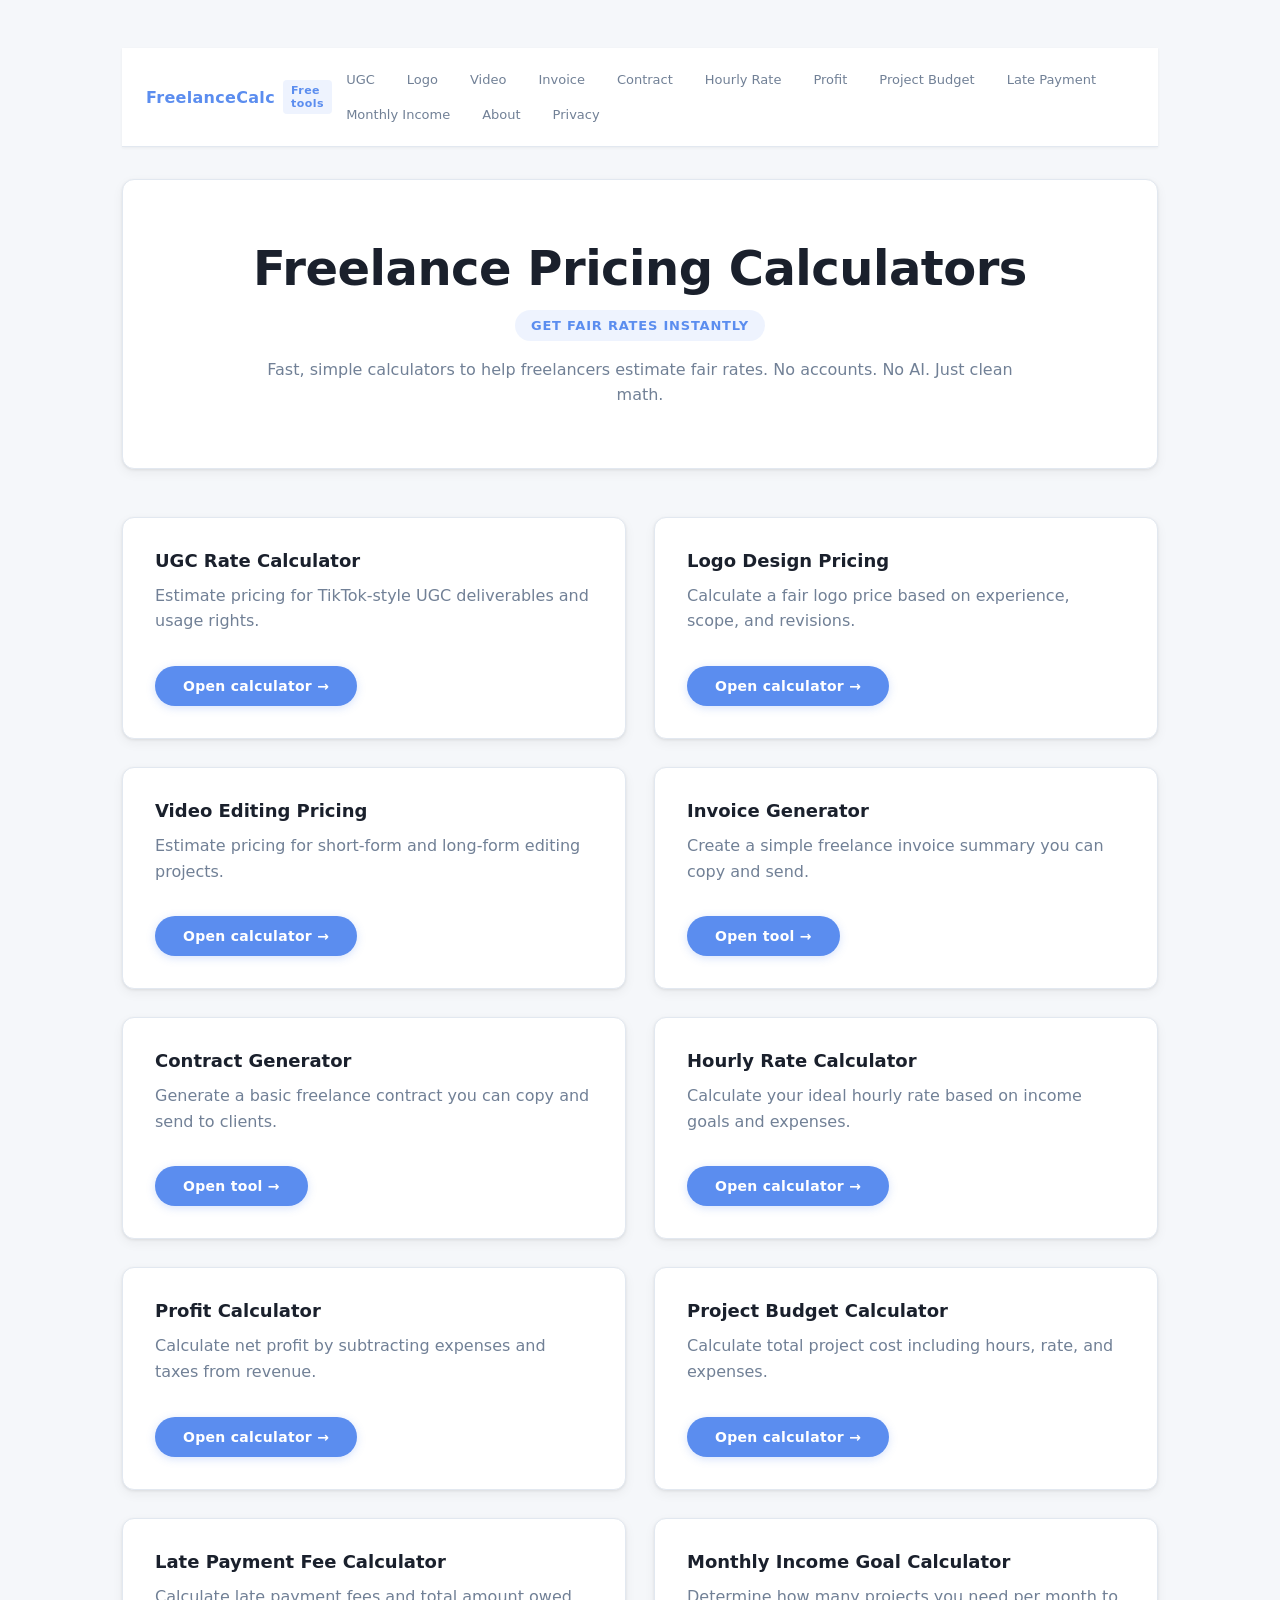
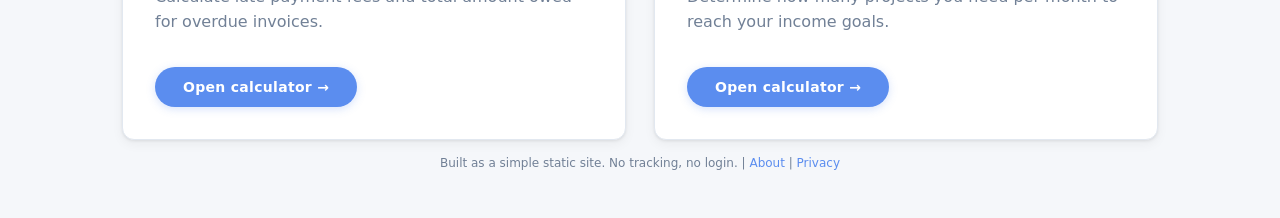
<file: index.html/index.html>
<!doctype html>
<html lang="en">
<head>
  <meta charset="utf-8" />
  <meta name="viewport" content="width=device-width, initial-scale=1" />
  <title>Freelance Pricing Calculators</title>
  <meta name="description" content="Free freelance pricing calculators for UGC creators, logo designers, and video editors. Estimate fair rates in seconds." />
  <link rel="stylesheet" href="../style.css/style.css" />
</head>
<meta name="google-site-verification" content="BwdQn2W_l_F30_Wt1yacZ3sPHWIMf3JdNEv5xWiF-8c" />

<body>
  <div class="container">

    <div class="nav">
      <div class="brand">
        <a href="../index.html/index.html">FreelanceCalc</a>
        <span class="badge">Free tools</span>
      </div>

      <div class="navlinks">
        <a href="../ugc.html/ugc.html">UGC</a>
        <a href="../logo.html/logo.html">Logo</a>
        <a href="../video.html/video.html">Video</a>
        <a href="../invoice.html/invoice.html">Invoice</a>
        <a href="../contract.html/contract.html">Contract</a>
        <a href="../hourly-rate.html/hourly-rate.html">Hourly Rate</a>
        <a href="../profit.html/profit.html">Profit</a>
        <a href="../project-budget.html/project-budget.html">Project Budget</a>
        <a href="../late-payment.html/late-payment.html">Late Payment</a>
        <a href="../monthly-income.html/monthly-income.html">Monthly Income</a>
        <a href="../about.html/about.html">About</a>
        <a href="../privacy.html/privacy.html">Privacy</a>
      </div>

      <button class="hamburger" onclick="toggleMobileMenu()">
        <span></span>
        <span></span>
        <span></span>
      </button>
    </div>

    <div class="mobile-menu" id="mobileMenu">
      <a href="../ugc.html/ugc.html">UGC</a>
      <a href="../logo.html/logo.html">Logo</a>
      <a href="../video.html/video.html">Video</a>
      <a href="../invoice.html/invoice.html">Invoice</a>
      <a href="../contract.html/contract.html">Contract</a>
      <a href="../hourly-rate.html/hourly-rate.html">Hourly Rate</a>
      <a href="../profit.html/profit.html">Profit</a>
      <a href="../project-budget.html/project-budget.html">Project Budget</a>
      <a href="../late-payment.html/late-payment.html">Late Payment</a>
      <a href="../monthly-income.html/monthly-income.html">Monthly Income</a>
      <a href="../about.html/about.html">About</a>
      <a href="../privacy.html/privacy.html">Privacy</a>
    </div>

    <div class="hero">
      <h1>Freelance Pricing Calculators</h1>
      <span class="hero-subtitle">Get fair rates instantly</span>
      <p>
        Fast, simple calculators to help freelancers estimate fair rates.
        No accounts. No AI. Just clean math.
      </p>
    </div>

    <div class="grid">
      <div class="card half">
        <h2>UGC Rate Calculator</h2>
        <p>Estimate pricing for TikTok-style UGC deliverables and usage rights.</p>
        <a class="button" href="../ugc.html/ugc.html">Open calculator →</a>
      </div>

      <div class="card half">
        <h2>Logo Design Pricing</h2>
        <p>Calculate a fair logo price based on experience, scope, and revisions.</p>
        <a class="button" href="../logo.html/logo.html">Open calculator →</a>
      </div>

      <div class="card half">
        <h2>Video Editing Pricing</h2>
        <p>Estimate pricing for short-form and long-form editing projects.</p>
        <a class="button" href="../video.html/video.html">Open calculator →</a>
      </div>

      <div class="card half">
        <h2>Invoice Generator</h2>
        <p>Create a simple freelance invoice summary you can copy and send.</p>
        <a class="button" href="../invoice.html/invoice.html">Open tool →</a>
      </div>

      <div class="card half">
        <h2>Contract Generator</h2>
        <p>Generate a basic freelance contract you can copy and send to clients.</p>
        <a class="button" href="../contract.html/contract.html">Open tool →</a>
      </div>

      <div class="card half">
        <h2>Hourly Rate Calculator</h2>
        <p>Calculate your ideal hourly rate based on income goals and expenses.</p>
        <a class="button" href="../hourly-rate.html/hourly-rate.html">Open calculator →</a>
      </div>

      <div class="card half">
        <h2>Profit Calculator</h2>
        <p>Calculate net profit by subtracting expenses and taxes from revenue.</p>
        <a class="button" href="../profit.html/profit.html">Open calculator →</a>
      </div>

      <div class="card half">
        <h2>Project Budget Calculator</h2>
        <p>Calculate total project cost including hours, rate, and expenses.</p>
        <a class="button" href="../project-budget.html/project-budget.html">Open calculator →</a>
      </div>

      <div class="card half">
        <h2>Late Payment Fee Calculator</h2>
        <p>Calculate late payment fees and total amount owed for overdue invoices.</p>
        <a class="button" href="../late-payment.html/late-payment.html">Open calculator →</a>
      </div>

      <div class="card half">
        <h2>Monthly Income Goal Calculator</h2>
        <p>Determine how many projects you need per month to reach your income goals.</p>
        <a class="button" href="../monthly-income.html/monthly-income.html">Open calculator →</a>
      </div>
    </div>

    <div class="footer">
      Built as a simple static site. No tracking, no login. | <a href="../about.html/about.html">About</a> | <a href="../privacy.html/privacy.html">Privacy</a>
    </div>

  </div>

  <script>
    function toggleMobileMenu() {
      const menu = document.getElementById('mobileMenu');
      const hamburger = document.querySelector('.hamburger');
      menu.classList.toggle('active');
      hamburger.classList.toggle('active');
    }

    // Set up menu link click handlers on page load
    document.addEventListener('DOMContentLoaded', function() {
      const menu = document.getElementById('mobileMenu');
      const hamburger = document.querySelector('.hamburger');
      
      if (menu && hamburger) {
        menu.querySelectorAll('a').forEach(link => {
          link.addEventListener('click', () => {
            menu.classList.remove('active');
            hamburger.classList.remove('active');
          });
        });
      }
    });
  </script>
</body>
</html>
</file>
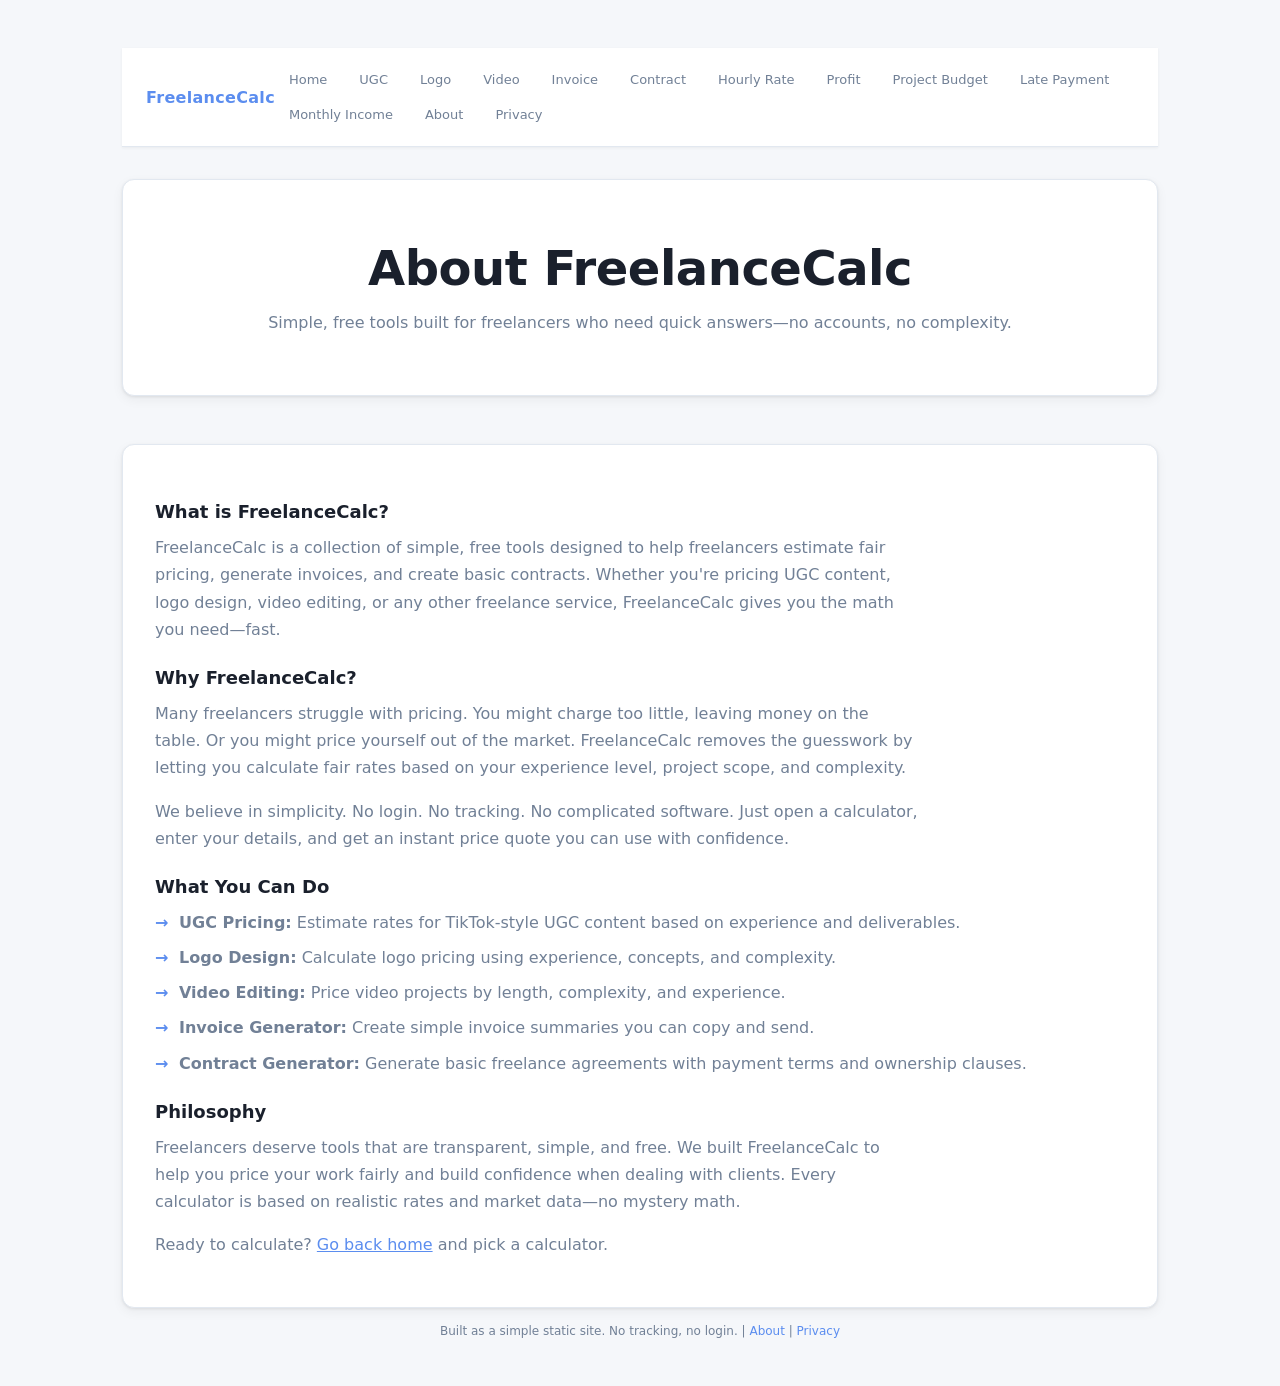
<file: about.html/about.html>
<!doctype html>
<html lang="en">
<head>
  <meta charset="utf-8" />
  <meta name="viewport" content="width=device-width, initial-scale=1" />
  <title>About FreelanceCalc</title>
  <meta name="description" content="Simple free tools for freelancers to estimate pricing, generate invoices, and create contracts." />
  <link rel="stylesheet" href="../style.css/style.css" />
  <style>
    .content-section {
      margin-top: 20px;
    }

    .content-section h2 {
      font-size: 18px;
      margin: 24px 0 12px 0;
      color: var(--text);
    }

    .content-section p {
      line-height: 1.7;
      color: var(--muted);
      margin: 0 0 16px 0;
      max-width: 75ch;
    }

    .content-section ul {
      list-style: none;
      padding: 0;
      margin: 0 0 16px 0;
    }

    .content-section li {
      line-height: 1.7;
      color: var(--muted);
      margin: 8px 0;
      padding-left: 24px;
      position: relative;
    }

    .content-section li:before {
      content: "→";
      position: absolute;
      left: 0;
      color: var(--accent);
      font-weight: bold;
    }
  </style>
</head>

<body>
  <div class="container">
    <div class="nav">
      <div class="brand">
        <a href="../index.html/index.html" style="color: var(--accent);">FreelanceCalc</a>
      </div>
      <div class="navlinks">
        <a href="../index.html/index.html">Home</a>
        <a href="../ugc.html/ugc.html">UGC</a>
        <a href="../logo.html/logo.html">Logo</a>
        <a href="../video.html/video.html">Video</a>
        <a href="../invoice.html/invoice.html">Invoice</a>
        <a href="../contract.html/contract.html">Contract</a>
        <a href="../hourly-rate.html/hourly-rate.html">Hourly Rate</a>
        <a href="../profit.html/profit.html">Profit</a>
        <a href="../project-budget.html/project-budget.html">Project Budget</a>
        <a href="../late-payment.html/late-payment.html">Late Payment</a>
        <a href="../monthly-income.html/monthly-income.html">Monthly Income</a>
        <a href="../about.html/about.html">About</a>
        <a href="../privacy.html/privacy.html">Privacy</a>
      </div>
      <button class="hamburger" onclick="toggleMobileMenu()">
        <span></span>
        <span></span>
        <span></span>
      </button>
    </div>
    <div class="mobile-menu" id="mobileMenu">
      <a href="../index.html/index.html">Home</a>
      <a href="../ugc.html/ugc.html">UGC</a>
      <a href="../logo.html/logo.html">Logo</a>
      <a href="../video.html/video.html">Video</a>
      <a href="../invoice.html/invoice.html">Invoice</a>
      <a href="../contract.html/contract.html">Contract</a>
      <a href="../hourly-rate.html/hourly-rate.html">Hourly Rate</a>
      <a href="../profit.html/profit.html">Profit</a>
      <a href="../project-budget.html/project-budget.html">Project Budget</a>
      <a href="../late-payment.html/late-payment.html">Late Payment</a>
      <a href="../monthly-income.html/monthly-income.html">Monthly Income</a>
      <a href="../about.html/about.html">About</a>
      <a href="../privacy.html/privacy.html">Privacy</a>
    </div>

    <div class="hero">
      <h1>About FreelanceCalc</h1>
      <p>Simple, free tools built for freelancers who need quick answers—no accounts, no complexity.</p>
    </div>

    <div class="grid">
      <div class="card">
        <div class="content-section">
          <h2>What is FreelanceCalc?</h2>
          <p>
            FreelanceCalc is a collection of simple, free tools designed to help freelancers estimate fair pricing, generate invoices, and create basic contracts. Whether you're pricing UGC content, logo design, video editing, or any other freelance service, FreelanceCalc gives you the math you need—fast.
          </p>

          <h2>Why FreelanceCalc?</h2>
          <p>
            Many freelancers struggle with pricing. You might charge too little, leaving money on the table. Or you might price yourself out of the market. FreelanceCalc removes the guesswork by letting you calculate fair rates based on your experience level, project scope, and complexity.
          </p>
          <p>
            We believe in simplicity. No login. No tracking. No complicated software. Just open a calculator, enter your details, and get an instant price quote you can use with confidence.
          </p>

          <h2>What You Can Do</h2>
          <ul>
            <li><strong>UGC Pricing:</strong> Estimate rates for TikTok-style UGC content based on experience and deliverables.</li>
            <li><strong>Logo Design:</strong> Calculate logo pricing using experience, concepts, and complexity.</li>
            <li><strong>Video Editing:</strong> Price video projects by length, complexity, and experience.</li>
            <li><strong>Invoice Generator:</strong> Create simple invoice summaries you can copy and send.</li>
            <li><strong>Contract Generator:</strong> Generate basic freelance agreements with payment terms and ownership clauses.</li>
          </ul>

          <h2>Philosophy</h2>
          <p>
            Freelancers deserve tools that are transparent, simple, and free. We built FreelanceCalc to help you price your work fairly and build confidence when dealing with clients. Every calculator is based on realistic rates and market data—no mystery math.
          </p>
          <p>
            Ready to calculate? <a href="../index.html/index.html" style="color: var(--accent); text-decoration: underline;">Go back home</a> and pick a calculator.
          </p>
        </div>
      </div>
    </div>

    <div class="footer">
      Built as a simple static site. No tracking, no login. | <a href="../about.html/about.html">About</a> | <a href="../privacy.html/privacy.html">Privacy</a>
    </div>
  </div>

  <script>
    function toggleMobileMenu() {
      const menu = document.getElementById('mobileMenu');
      const hamburger = document.querySelector('.hamburger');
      menu.classList.toggle('active');
      hamburger.classList.toggle('active');
    }

    // Set up menu link click handlers on page load
    document.addEventListener('DOMContentLoaded', function() {
      const menu = document.getElementById('mobileMenu');
      const hamburger = document.querySelector('.hamburger');
      
      if (menu && hamburger) {
        menu.querySelectorAll('a').forEach(link => {
          link.addEventListener('click', () => {
            menu.classList.remove('active');
            hamburger.classList.remove('active');
          });
        });
      }
    });
  </script>
</body>
</html>
</file>
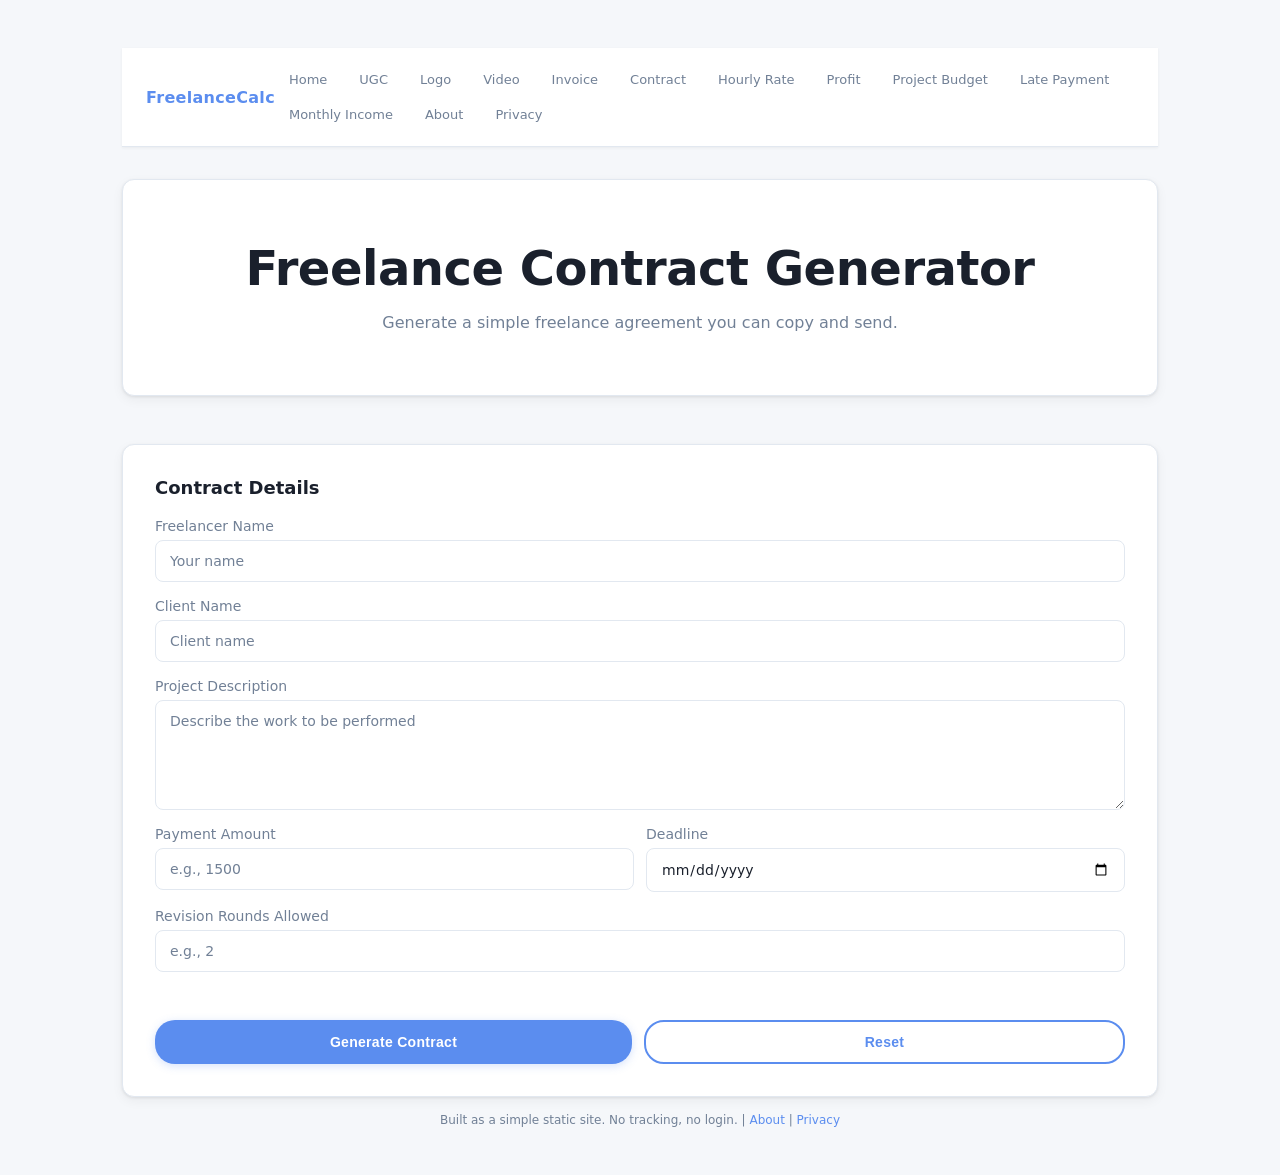
<file: contract.html/contract.html>
<!doctype html>
<html lang="en">
<head>
  <meta charset="utf-8" />
  <meta name="viewport" content="width=device-width, initial-scale=1" />
  <title>Freelance Contract Generator</title>
  <meta name="description" content="Generate a simple freelance contract agreement." />
  <link rel="stylesheet" href="../style.css/style.css" />
  <style>
    /* reuse common form styles */
    .form-section {
      display: grid;
      gap: 16px;
      margin-top: 20px;
    }

    .form-row {
      display: grid;
      gap: 12px;
    }

    @media (min-width: 720px) {
      .form-row.two-col {
        grid-template-columns: 1fr 1fr;
      }
    }

    label {
      display: flex;
      flex-direction: column;
      gap: 6px;
      font-size: 14px;
      color: var(--muted);
      font-weight: 500;
    }

    input, select, textarea {
      padding: 12px 14px;
      border-radius: 8px;
      border: 1px solid var(--border);
      background: var(--card);
      color: var(--text);
      font-size: 14px;
      font-family: inherit;
      transition: border-color 0.2s ease, box-shadow 0.2s ease;
    }

    input:focus, select:focus, textarea:focus {
      border-color: var(--accent);
      box-shadow: 0 0 0 3px rgba(91,141,239,0.1);
      outline: none;
    }

    select option {
      color: var(--text);
      background: var(--card);
    }

    textarea { min-height: 110px; resize: vertical; }

    input::placeholder, textarea::placeholder { color: var(--muted); }

    .button-group {
      display: flex;
      gap: 12px;
      margin-top: 24px;
      flex-wrap: wrap;
    }

    .button { flex: 1; min-width: 140px; }

    .button.secondary { 
      background: transparent;
      color: var(--accent);
      border: 2px solid var(--accent);
      box-shadow: none;
    }

    .button.secondary:hover {
      background: rgba(91,141,239,0.08);
      border-color: #4873d1;
      color: #4873d1;
    }

    .pricing-tiers { display: grid; gap: 16px; margin-top: 24px; }

    .result-box {
      margin-top: 24px;
      padding: 20px;
      border-radius: 10px;
      background: rgba(91,141,239,0.03);
      border: 1px solid var(--border);
      font-size: 13px;
      color: var(--text);
      line-height: 1.6;
      white-space: pre-wrap;
      font-family: 'Courier New', monospace;
    }

    .copy-feedback { font-size: 12px; color: var(--accent); margin-top: 12px; display: none; font-weight: 500; }
    .copy-feedback.show { display: block; }
  </style>
</head>

<body>
  <div class="container">
    <div class="nav">
      <div class="brand">
        <a href="../index.html/index.html" style="color: var(--accent);">FreelanceCalc</a>
      </div>
      <div class="navlinks">
        <a href="../index.html/index.html">Home</a>
        <a href="../ugc.html/ugc.html">UGC</a>
        <a href="../logo.html/logo.html">Logo</a>
        <a href="../video.html/video.html">Video</a>
        <a href="../invoice.html/invoice.html">Invoice</a>
        <a href="../contract.html/contract.html">Contract</a>
        <a href="../hourly-rate.html/hourly-rate.html">Hourly Rate</a>
        <a href="../profit.html/profit.html">Profit</a>
        <a href="../project-budget.html/project-budget.html">Project Budget</a>
        <a href="../late-payment.html/late-payment.html">Late Payment</a>
        <a href="../monthly-income.html/monthly-income.html">Monthly Income</a>
        <a href="../about.html/about.html">About</a>
        <a href="../privacy.html/privacy.html">Privacy</a>
      </div>
      <button class="hamburger" onclick="toggleMobileMenu()">
        <span></span>
        <span></span>
        <span></span>
      </button>
    </div>
    <div class="mobile-menu" id="mobileMenu">
      <a href="../index.html/index.html">Home</a>
      <a href="../ugc.html/ugc.html">UGC</a>
      <a href="../logo.html/logo.html">Logo</a>
      <a href="../video.html/video.html">Video</a>
      <a href="../invoice.html/invoice.html">Invoice</a>
      <a href="../contract.html/contract.html">Contract</a>
      <a href="../hourly-rate.html/hourly-rate.html">Hourly Rate</a>
      <a href="../profit.html/profit.html">Profit</a>
      <a href="../project-budget.html/project-budget.html">Project Budget</a>
      <a href="../late-payment.html/late-payment.html">Late Payment</a>
      <a href="../monthly-income.html/monthly-income.html">Monthly Income</a>
      <a href="../about.html/about.html">About</a>
      <a href="../privacy.html/privacy.html">Privacy</a>
    </div>

    <div class="hero">
      <h1>Freelance Contract Generator</h1>
      <p>Generate a simple freelance agreement you can copy and send.</p>
    </div>

    <div class="grid">
      <div class="card">
        <h2>Contract Details</h2>
        <div class="form-section">
          <label>
            Freelancer Name
            <input type="text" id="freelancer" placeholder="Your name" />
          </label>

          <label>
            Client Name
            <input type="text" id="client" placeholder="Client name" />
          </label>

          <label>
            Project Description
            <textarea id="project" placeholder="Describe the work to be performed"></textarea>
          </label>

          <div class="form-row two-col">
            <label>
              Payment Amount
              <input type="number" id="amount" placeholder="e.g., 1500" min="0" step="0.01" />
            </label>

            <label>
              Deadline
              <input type="date" id="deadline" />
            </label>
          </div>

          <label>
            Revision Rounds Allowed
            <input type="number" id="revisions" placeholder="e.g., 2" min="0" step="1" />
          </label>

          <div class="button-group">
            <button class="button" onclick="generateContract()">Generate Contract</button>
            <button class="button secondary" onclick="resetForm()">Reset</button>
          </div>
        </div>
      </div>

      <div class="card" id="contractCard" style="display:none;">
        <h2>Contract</h2>
        <div class="result-box" id="contractBox"></div>

        <div class="button-group">
          <button class="button secondary" onclick="copyContract()">Copy Contract</button>
        </div>
        <div class="copy-feedback" id="copyFeedback">✓ Copied to clipboard!</div>
      </div>
    </div>

    <div class="footer">
      Built as a simple static site. No tracking, no login. | <a href="../about.html/about.html">About</a> | <a href="../privacy.html/privacy.html\">Privacy</a>
    </div>
  </div>

  <script>
    function generateContract() {
      const freelancer = document.getElementById('freelancer').value.trim();
      const client = document.getElementById('client').value.trim();
      const project = document.getElementById('project').value.trim();
      const amount = parseFloat(document.getElementById('amount').value);
      const deadline = document.getElementById('deadline').value;
      const revisions = parseInt(document.getElementById('revisions').value) || 0;

      if (!freelancer || !client || !project || !amount || !deadline) {
        alert('Please fill in all required fields.');
        return;
      }

      // Simple payment terms
      const paymentTerms = 'Payment due within 14 days of invoice unless otherwise agreed.';

      const ownership = 'Upon full payment, the Freelancer transfers ownership of the final deliverables to the Client. The Freelancer may retain portfolio rights unless explicitly waived in writing.';

      const contractText =
`Freelance Agreement\n\nFreelancer: ${freelancer}\nClient: ${client}\n\nProject Description:\n${project}\n\nPayment Amount: $${amount.toFixed(2)}\nDeadline: ${deadline}\nRevision rounds allowed: ${revisions}\n\nPayment Terms:\n${paymentTerms}\n\nOwnership:\n${ownership}\n\nSignatures:\n\nFreelancer: ______________________    Date: _________\n\nClient: _________________________    Date: _________`;

      document.getElementById('contractBox').textContent = contractText;
      document.getElementById('contractCard').style.display = 'block';
      document.getElementById('copyFeedback').classList.remove('show');
    }

    function resetForm() {
      document.getElementById('freelancer').value = '';
      document.getElementById('client').value = '';
      document.getElementById('project').value = '';
      document.getElementById('amount').value = '';
      document.getElementById('deadline').value = '';
      document.getElementById('revisions').value = '';
      document.getElementById('contractCard').style.display = 'none';
      document.getElementById('copyFeedback').classList.remove('show');
    }

    function copyContract() {
      const text = document.getElementById('contractBox').textContent;
      navigator.clipboard.writeText(text).then(() => {
        const fb = document.getElementById('copyFeedback');
        fb.classList.add('show');
        setTimeout(() => fb.classList.remove('show'), 2000);
      });
    }

    document.addEventListener('keypress', (e) => { if (e.key === 'Enter') generateContract(); });

    function toggleMobileMenu() {
      const menu = document.getElementById('mobileMenu');
      const hamburger = document.querySelector('.hamburger');
      menu.classList.toggle('active');
      hamburger.classList.toggle('active');
    }

    // Set up menu link click handlers on page load
    document.addEventListener('DOMContentLoaded', function() {
      const menu = document.getElementById('mobileMenu');
      const hamburger = document.querySelector('.hamburger');
      
      if (menu && hamburger) {
        menu.querySelectorAll('a').forEach(link => {
          link.addEventListener('click', () => {
            menu.classList.remove('active');
            hamburger.classList.remove('active');
          });
        });
      }
    });
  </script>
</body>
</html>
</file>
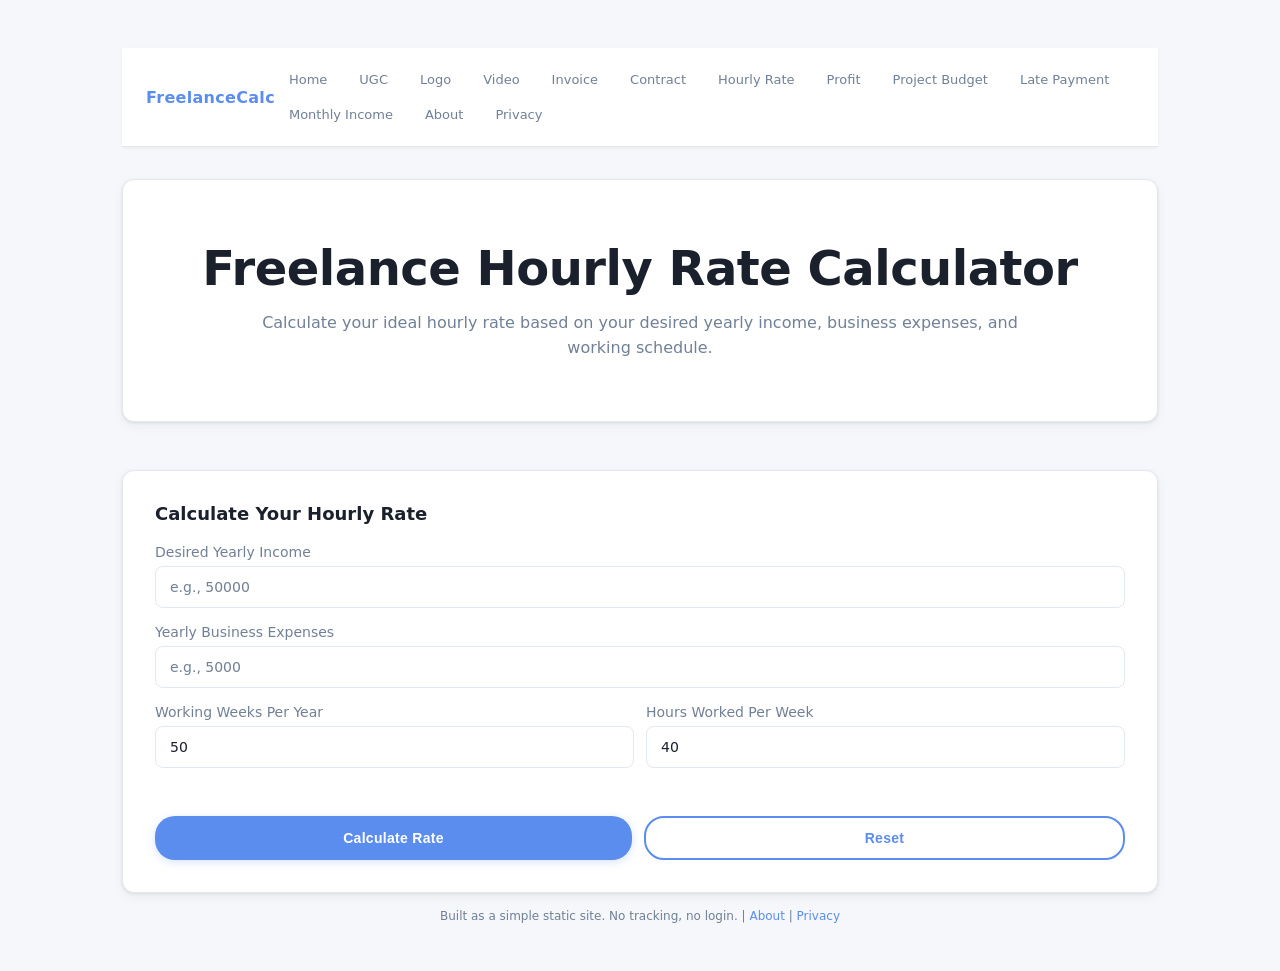
<file: hourly-rate.html/hourly-rate.html>
<!doctype html>
<html lang="en">
<head>
  <meta charset="utf-8" />
  <meta name="viewport" content="width=device-width, initial-scale=1" />
  <title>Freelance Hourly Rate Calculator</title>
  <meta name="description" content="Calculate your daily/weekly/monthly rate based on business expenses and income goals." />
  <link rel="stylesheet" href="../style.css/style.css" />
  <style>
    .form-section {
      display: grid;
      gap: 16px;
      margin-top: 20px;
    }
    
    .form-row {
      display: grid;
      gap: 12px;
    }
    
    @media (min-width: 720px) {
      .form-row.two-col {
        grid-template-columns: 1fr 1fr;
      }
    }
    
    label {
      display: flex;
      flex-direction: column;
      gap: 6px;
      font-size: 14px;
      color: var(--muted);
      font-weight: 500;
    }
    
    input, select {
      padding: 12px 14px;
      border-radius: 8px;
      border: 1px solid var(--border);
      background: var(--card);
      color: var(--text);
      font-size: 14px;
      font-family: inherit;
      transition: border-color 0.2s ease, box-shadow 0.2s ease;
    }

    input:focus, select:focus {
      border-color: var(--accent);
      box-shadow: 0 0 0 3px rgba(91,141,239,0.1);
      outline: none;
    }

    select option {
      color: var(--text);
      background: var(--card);
    }
    
    input::placeholder {
      color: var(--muted);
    }
    
    .button-group {
      display: flex;
      gap: 12px;
      margin-top: 24px;
      flex-wrap: wrap;
    }
    
    .button {
      flex: 1;
      min-width: 140px;
    }
    
    .button.secondary {
      background: transparent;
      color: var(--accent);
      border: 2px solid var(--accent);
      box-shadow: none;
    }
    
    .button.secondary:hover {
      background: rgba(91,141,239,0.08);
      border-color: #4873d1;
      color: #4873d1;
    }
    
    .pricing-tiers {
      display: grid;
      gap: 16px;
      margin-top: 24px;
    }
    
    @media (min-width: 720px) {
      .pricing-tiers {
        grid-template-columns: 1fr 1fr 1fr;
      }
    }
    
    .price-card {
      padding: 16px;
      border-radius: 12px;
      border: 1px solid var(--border);
      background: var(--card);
      box-shadow: var(--shadow);
      transition: all 0.2s ease;
    }

    .price-card:hover {
      border-color: rgba(91,141,239,0.3);
      box-shadow: 0 4px 12px rgba(91,141,239,0.1);
    }
    
    .price-card h3 {
      margin: 0 0 8px;
      font-size: 13px;
      color: var(--muted);
      text-transform: uppercase;
      letter-spacing: 0.5px;
    }
    
    .price-card .amount {
      font-size: 28px;
      font-weight: 700;
      color: var(--accent);
      margin: 0;
    }
    
    .explanation {
      margin-top: 16px;
      padding: 16px;
      border-radius: 10px;
      background: rgba(91,141,239,0.03);
      border: 1px solid var(--border);
      font-size: 13px;
      color: var(--muted);
      line-height: 1.6;
    }
    
    .copy-feedback {
      font-size: 12px;
      color: var(--accent);
      margin-top: 12px;
      display: none;
      font-weight: 500;
    }
    
    .copy-feedback.show {
      display: block;
    }
  </style>
</head>

<body>
  <div class="container">

    <div class="nav">
      <div class="brand">
        <a href="../index.html/index.html" style="color: var(--accent);">FreelanceCalc</a>
      </div>

      <div class="navlinks">
        <a href="../index.html/index.html">Home</a>
        <a href="../ugc.html/ugc.html">UGC</a>
        <a href="../logo.html/logo.html">Logo</a>
        <a href="../video.html/video.html">Video</a>
        <a href="../invoice.html/invoice.html">Invoice</a>
        <a href="../contract.html/contract.html">Contract</a>
        <a href="../hourly-rate.html/hourly-rate.html">Hourly Rate</a>
        <a href="../profit.html/profit.html">Profit</a>
        <a href="../project-budget.html/project-budget.html">Project Budget</a>
        <a href="../late-payment.html/late-payment.html">Late Payment</a>
        <a href="../monthly-income.html/monthly-income.html">Monthly Income</a>
        <a href="../about.html/about.html">About</a>
        <a href="../privacy.html/privacy.html">Privacy</a>
      </div>

      <button class="hamburger" onclick="toggleMobileMenu()">
        <span></span>
        <span></span>
        <span></span>
      </button>
    </div>

    <div class="mobile-menu" id="mobileMenu">
      <a href="../index.html/index.html">Home</a>
      <a href="../ugc.html/ugc.html">UGC</a>
      <a href="../logo.html/logo.html">Logo</a>
      <a href="../video.html/video.html">Video</a>
      <a href="../invoice.html/invoice.html">Invoice</a>
      <a href="../contract.html/contract.html">Contract</a>
      <a href="../hourly-rate.html/hourly-rate.html">Hourly Rate</a>
      <a href="../profit.html/profit.html">Profit</a>
      <a href="../project-budget.html/project-budget.html">Project Budget</a>
      <a href="../late-payment.html/late-payment.html">Late Payment</a>
      <a href="../monthly-income.html/monthly-income.html">Monthly Income</a>
      <a href="../about.html/about.html">About</a>
      <a href="../privacy.html/privacy.html">Privacy</a>
    </div>

    <div class="hero">
      <h1>Freelance Hourly Rate Calculator</h1>
      <p>
        Calculate your ideal hourly rate based on your desired yearly income, business expenses, and working schedule.
      </p>
    </div>

    <div class="grid">
      <div class="card">
        <h2>Calculate Your Hourly Rate</h2>
        
        <div class="form-section">
          <label>
            Desired Yearly Income
            <input type="number" id="yearlyIncome" placeholder="e.g., 50000" min="0" step="1000" />
          </label>

          <label>
            Yearly Business Expenses
            <input type="number" id="yearlyExpenses" placeholder="e.g., 5000" min="0" step="100" />
          </label>

          <div class="form-row two-col">
            <label>
              Working Weeks Per Year
              <input type="number" id="workingWeeks" placeholder="e.g., 50" min="1" step="1" value="50" />
            </label>

            <label>
              Hours Worked Per Week
              <input type="number" id="hoursPerWeek" placeholder="e.g., 40" min="0.5" step="0.5" value="40" />
            </label>
          </div>

          <div class="button-group">
            <button class="button" onclick="calculateRate()">Calculate Rate</button>
            <button class="button secondary" onclick="resetForm()">Reset</button>
          </div>
        </div>
      </div>

      <div class="card" id="resultsCard" style="display: none;">
        <h2>Recommended Hourly Rate</h2>
        
        <div class="pricing-tiers">
          <div class="price-card">
            <h3>Recommended</h3>
            <p class="amount" id="recommendedRate">$0</p>
          </div>
          <div class="price-card">
            <h3>Daily Rate (8 hrs)</h3>
            <p class="amount" id="dailyRate">$0</p>
          </div>
          <div class="price-card">
            <h3>Weekly Rate (40 hrs)</h3>
            <p class="amount" id="weeklyRate">$0</p>
          </div>
        </div>

        <div class="explanation" id="explanation"></div>

        <div class="button-group">
          <button class="button secondary" onclick="copyResults()">Copy Results</button>
        </div>
        
        <div class="copy-feedback" id="copyFeedback">✓ Copied to clipboard!</div>
      </div>
    </div>

    <div class="footer">
      Built as a simple static site. No tracking, no login. | <a href="../about.html/about.html">About</a> | <a href="../privacy.html/privacy.html">Privacy</a>
    </div>

  </div>

  <script>
    function calculateRate() {
      const yearlyIncome = parseFloat(document.getElementById('yearlyIncome').value);
      const yearlyExpenses = parseFloat(document.getElementById('yearlyExpenses').value);
      const workingWeeks = parseInt(document.getElementById('workingWeeks').value);
      const hoursPerWeek = parseFloat(document.getElementById('hoursPerWeek').value);

      // Validation
      if (!yearlyIncome || yearlyIncome <= 0 || !workingWeeks || workingWeeks <= 0 || !hoursPerWeek || hoursPerWeek <= 0) {
        alert('Please fill in all required fields with valid numbers');
        return;
      }

      // Formula: (income + expenses) / (weeks × hours)
      const totalNeeded = yearlyIncome + yearlyExpenses;
      const totalHoursPerYear = workingWeeks * hoursPerWeek;
      const hourlyRate = totalNeeded / totalHoursPerYear;

      // Calculate daily and weekly rates
      const dailyRate = hourlyRate * 8;
      const weeklyRate = hourlyRate * 40;

      // Display results rounded to 2 decimals
      document.getElementById('recommendedRate').textContent = '$' + hourlyRate.toFixed(2);
      document.getElementById('dailyRate').textContent = '$' + dailyRate.toFixed(2);
      document.getElementById('weeklyRate').textContent = '$' + weeklyRate.toFixed(2);

      // Build explanation
      let explanation = `<strong>Rate Calculation:</strong><br>`;
      explanation += `Desired yearly income: $${yearlyIncome.toLocaleString()}<br>`;
      explanation += `Business expenses: $${yearlyExpenses.toLocaleString()}<br>`;
      explanation += `Total needed: $${totalNeeded.toLocaleString()}<br>`;
      explanation += `<br>`;
      explanation += `Working weeks per year: ${workingWeeks}<br>`;
      explanation += `Hours per week: ${hoursPerWeek}<br>`;
      explanation += `Total billable hours/year: ${totalHoursPerYear.toLocaleString()}<br>`;
      explanation += `<br>`;
      explanation += `<strong>Formula:</strong> ($${totalNeeded.toLocaleString()} ÷ ${totalHoursPerYear.toLocaleString()} hours)<br>`;
      explanation += `<br>`;
      explanation += `<strong>Your hourly rate should be: $${hourlyRate.toFixed(2)}/hr</strong><br>`;
      explanation += `<br>`;
      explanation += `This equals approximately:<br>`;
      explanation += `$${dailyRate.toFixed(2)}/day (8 hours)<br>`;
      explanation += `$${weeklyRate.toFixed(2)}/week (40 hours)`;

      document.getElementById('explanation').innerHTML = explanation;
      document.getElementById('resultsCard').style.display = 'block';

      // Hide copy feedback
      document.getElementById('copyFeedback').classList.remove('show');
    }

    function resetForm() {
      document.getElementById('yearlyIncome').value = '';
      document.getElementById('yearlyExpenses').value = '';
      document.getElementById('workingWeeks').value = '50';
      document.getElementById('hoursPerWeek').value = '40';
      document.getElementById('resultsCard').style.display = 'none';
      document.getElementById('copyFeedback').classList.remove('show');
    }

    function copyResults() {
      const recommendedRate = document.getElementById('recommendedRate').textContent;
      const dailyRate = document.getElementById('dailyRate').textContent;
      const weeklyRate = document.getElementById('weeklyRate').textContent;
      
      const text = `Freelance Hourly Rate\n\nHourly Rate: ${recommendedRate}\nDaily Rate (8 hrs): ${dailyRate}\nWeekly Rate (40 hrs): ${weeklyRate}`;
      
      navigator.clipboard.writeText(text).then(() => {
        const feedback = document.getElementById('copyFeedback');
        feedback.classList.add('show');
        setTimeout(() => feedback.classList.remove('show'), 2000);
      });
    }

    // Allow Enter key to calculate
    document.addEventListener('keypress', (e) => {
      if (e.key === 'Enter') {
        calculateRate();
      }
    });

    function toggleMobileMenu() {
      const menu = document.getElementById('mobileMenu');
      const hamburger = document.querySelector('.hamburger');
      menu.classList.toggle('active');
      hamburger.classList.toggle('active');
    }

    // Set up menu link click handlers on page load
    document.addEventListener('DOMContentLoaded', function() {
      const menu = document.getElementById('mobileMenu');
      const hamburger = document.querySelector('.hamburger');
      
      if (menu && hamburger) {
        menu.querySelectorAll('a').forEach(link => {
          link.addEventListener('click', () => {
            menu.classList.remove('active');
            hamburger.classList.remove('active');
          });
        });
      }
    });
  </script>
</body>
</html>
</file>
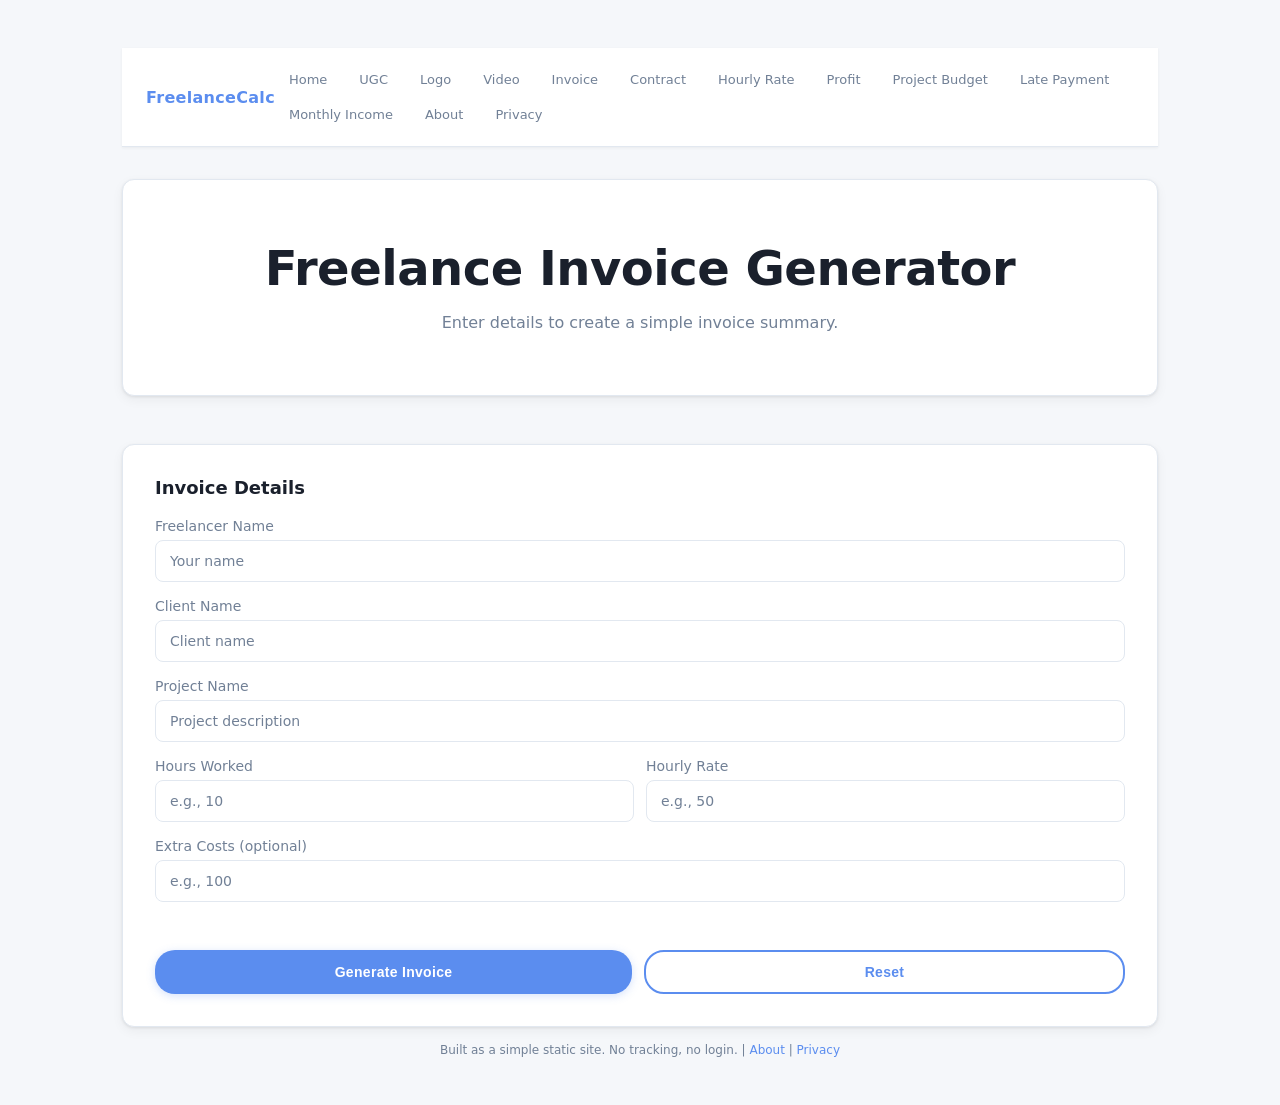
<file: invoice.html/invoice.html>
<!doctype html>
<html lang="en">
<head>
  <meta charset="utf-8" />
  <meta name="viewport" content="width=device-width, initial-scale=1" />
  <title>Freelance Invoice Generator</title>
  <meta name="description" content="Generate a simple freelance invoice summary." />
  <link rel="stylesheet" href="../style.css/style.css" />
  <style>
    /* reuse common form styles */
    .form-section {
      display: grid;
      gap: 16px;
      margin-top: 20px;
    }

    .form-row {
      display: grid;
      gap: 12px;
    }

    @media (min-width: 720px) {
      .form-row.two-col {
        grid-template-columns: 1fr 1fr;
      }
    }

    label {
      display: flex;
      flex-direction: column;
      gap: 6px;
      font-size: 14px;
      color: var(--muted);
      font-weight: 500;
    }

    input, select {
      padding: 12px 14px;
      border-radius: 8px;
      border: 1px solid var(--border);
      background: var(--card);
      color: var(--text);
      font-size: 14px;
      font-family: inherit;
      transition: border-color 0.2s ease, box-shadow 0.2s ease;
    }

    input:focus, select:focus {
      border-color: var(--accent);
      box-shadow: 0 0 0 3px rgba(91,141,239,0.1);
      outline: none;
    }

    select option {
      color: var(--text);
      background: var(--card);
    }

    input::placeholder {
      color: var(--muted);
    }

    .button-group {
      display: flex;
      gap: 12px;
      margin-top: 24px;
      flex-wrap: wrap;
    }

    .button {
      flex: 1;
      min-width: 140px;
    }

    .button.secondary {
      background: transparent;
      color: var(--accent);
      border: 2px solid var(--accent);
      box-shadow: none;
    }

    .button.secondary:hover {
      background: rgba(91,141,239,0.08);
      border-color: #4873d1;
      color: #4873d1;
    }

    .invoice-box {
      margin-top: 24px;
      padding: 20px;
      border-radius: 10px;
      background: rgba(91,141,239,0.03);
      border: 1px solid var(--border);
      font-size: 13px;
      color: var(--text);
      line-height: 1.6;
      white-space: pre-wrap;
      font-family: 'Courier New', monospace;
    }

    .copy-feedback {
      font-size: 12px;
      color: var(--accent);
      margin-top: 12px;
      display: none;
      font-weight: 500;
    }

    .copy-feedback.show {
      display: block;
    }
  </style>
</head>

<body>
  <div class="container">
    <div class="nav">
      <div class="brand">
        <a href="../index.html/index.html" style="color: var(--accent);">FreelanceCalc</a>
      </div>
      <div class="navlinks">
        <a href="../index.html/index.html">Home</a>
        <a href="../ugc.html/ugc.html">UGC</a>
        <a href="../logo.html/logo.html">Logo</a>
        <a href="../video.html/video.html">Video</a>
        <a href="../invoice.html/invoice.html">Invoice</a>
        <a href="../contract.html/contract.html">Contract</a>
        <a href="../hourly-rate.html/hourly-rate.html">Hourly Rate</a>
        <a href="../profit.html/profit.html">Profit</a>
        <a href="../project-budget.html/project-budget.html">Project Budget</a>
        <a href="../late-payment.html/late-payment.html">Late Payment</a>
        <a href="../monthly-income.html/monthly-income.html">Monthly Income</a>
        <a href="../about.html/about.html">About</a>
        <a href="../privacy.html/privacy.html">Privacy</a>
      </div>
      <button class="hamburger" onclick="toggleMobileMenu()">
        <span></span>
        <span></span>
        <span></span>
      </button>
    </div>
    <div class="mobile-menu" id="mobileMenu">
      <a href="../index.html/index.html">Home</a>
      <a href="../ugc.html/ugc.html">UGC</a>
      <a href="../logo.html/logo.html">Logo</a>
      <a href="../video.html/video.html">Video</a>
      <a href="../invoice.html/invoice.html">Invoice</a>
      <a href="../contract.html/contract.html">Contract</a>
      <a href="../hourly-rate.html/hourly-rate.html">Hourly Rate</a>
      <a href="../profit.html/profit.html">Profit</a>
      <a href="../project-budget.html/project-budget.html">Project Budget</a>
      <a href="../late-payment.html/late-payment.html">Late Payment</a>
      <a href="../monthly-income.html/monthly-income.html">Monthly Income</a>
      <a href="../about.html/about.html">About</a>
      <a href="../privacy.html/privacy.html">Privacy</a>
    </div>

    <div class="hero">
      <h1>Freelance Invoice Generator</h1>
      <p>Enter details to create a simple invoice summary.</p>
    </div>

    <div class="grid">
      <div class="card">
        <h2>Invoice Details</h2>
        <div class="form-section">
          <label>
            Freelancer Name
            <input type="text" id="freelancer" placeholder="Your name" />
          </label>
          <label>
            Client Name
            <input type="text" id="client" placeholder="Client name" />
          </label>
          <label>
            Project Name
            <input type="text" id="project" placeholder="Project description" />
          </label>
          <div class="form-row two-col">
            <label>
              Hours Worked
              <input type="number" id="hours" placeholder="e.g., 10" min="0" step="0.1" />
            </label>
            <label>
              Hourly Rate
              <input type="number" id="rate" placeholder="e.g., 50" min="0" step="0.01" />
            </label>
          </div>
          <label>
            Extra Costs (optional)
            <input type="number" id="extra" placeholder="e.g., 100" min="0" step="0.01" />
          </label>
          <div class="button-group">
            <button class="button" onclick="generateInvoice()">Generate Invoice</button>
            <button class="button secondary" onclick="resetForm()">Reset</button>
          </div>
        </div>
      </div>
      <div class="card" id="invoiceCard" style="display:none;">
        <h2>Invoice Summary</h2>
        <div class="invoice-box" id="invoiceBox"></div>
        <div class="button-group">
          <button class="button secondary" onclick="copyInvoice()">Copy Invoice</button>
        </div>
        <div class="copy-feedback" id="copyFeedback">✓ Copied to clipboard!</div>
      </div>
    </div>

    <div class="footer">
      Built as a simple static site. No tracking, no login. | <a href="../about.html/about.html">About</a> | <a href="../privacy.html/privacy.html">Privacy</a>
    </div>
  </div>

  <script>
    function generateInvoice() {
      const freelancer = document.getElementById('freelancer').value.trim();
      const client = document.getElementById('client').value.trim();
      const project = document.getElementById('project').value.trim();
      const hours = parseFloat(document.getElementById('hours').value);
      const rate = parseFloat(document.getElementById('rate').value);
      const extra = parseFloat(document.getElementById('extra').value) || 0;

      if (!freelancer || !client || !project || !hours || !rate) {
        alert('Please fill in all required fields.');
        return;
      }

      const total = hours * rate + extra;
      const invoiceText =
`Freelance Invoice\n
Freelancer: ${freelancer}\nClient: ${client}\nProject: ${project}\n\nHours: ${hours}\nRate: $${rate.toFixed(2)}\n` +
(extra > 0 ? `Extra costs: $${extra.toFixed(2)}\n` : '') +
`\nTotal Amount Due: $${total.toFixed(2)}`;

      document.getElementById('invoiceBox').textContent = invoiceText;
      document.getElementById('invoiceCard').style.display = 'block';
      document.getElementById('copyFeedback').classList.remove('show');
    }

    function resetForm() {
      document.getElementById('freelancer').value = '';
      document.getElementById('client').value = '';
      document.getElementById('project').value = '';
      document.getElementById('hours').value = '';
      document.getElementById('rate').value = '';
      document.getElementById('extra').value = '';
      document.getElementById('invoiceCard').style.display = 'none';
      document.getElementById('copyFeedback').classList.remove('show');
    }

    function copyInvoice() {
      const text = document.getElementById('invoiceBox').textContent;
      navigator.clipboard.writeText(text).then(() => {
        const fb = document.getElementById('copyFeedback');
        fb.classList.add('show');
        setTimeout(() => fb.classList.remove('show'), 2000);
      });
    }

    document.addEventListener('keypress', (e) => {
      if (e.key === 'Enter') generateInvoice();
    });

    function toggleMobileMenu() {
      const menu = document.getElementById('mobileMenu');
      const hamburger = document.querySelector('.hamburger');
      menu.classList.toggle('active');
      hamburger.classList.toggle('active');
    }

    // Set up menu link click handlers on page load
    document.addEventListener('DOMContentLoaded', function() {
      const menu = document.getElementById('mobileMenu');
      const hamburger = document.querySelector('.hamburger');
      
      if (menu && hamburger) {
        menu.querySelectorAll('a').forEach(link => {
          link.addEventListener('click', () => {
            menu.classList.remove('active');
            hamburger.classList.remove('active');
          });
        });
      }
    });
  </script>
</body>
</html>
</file>
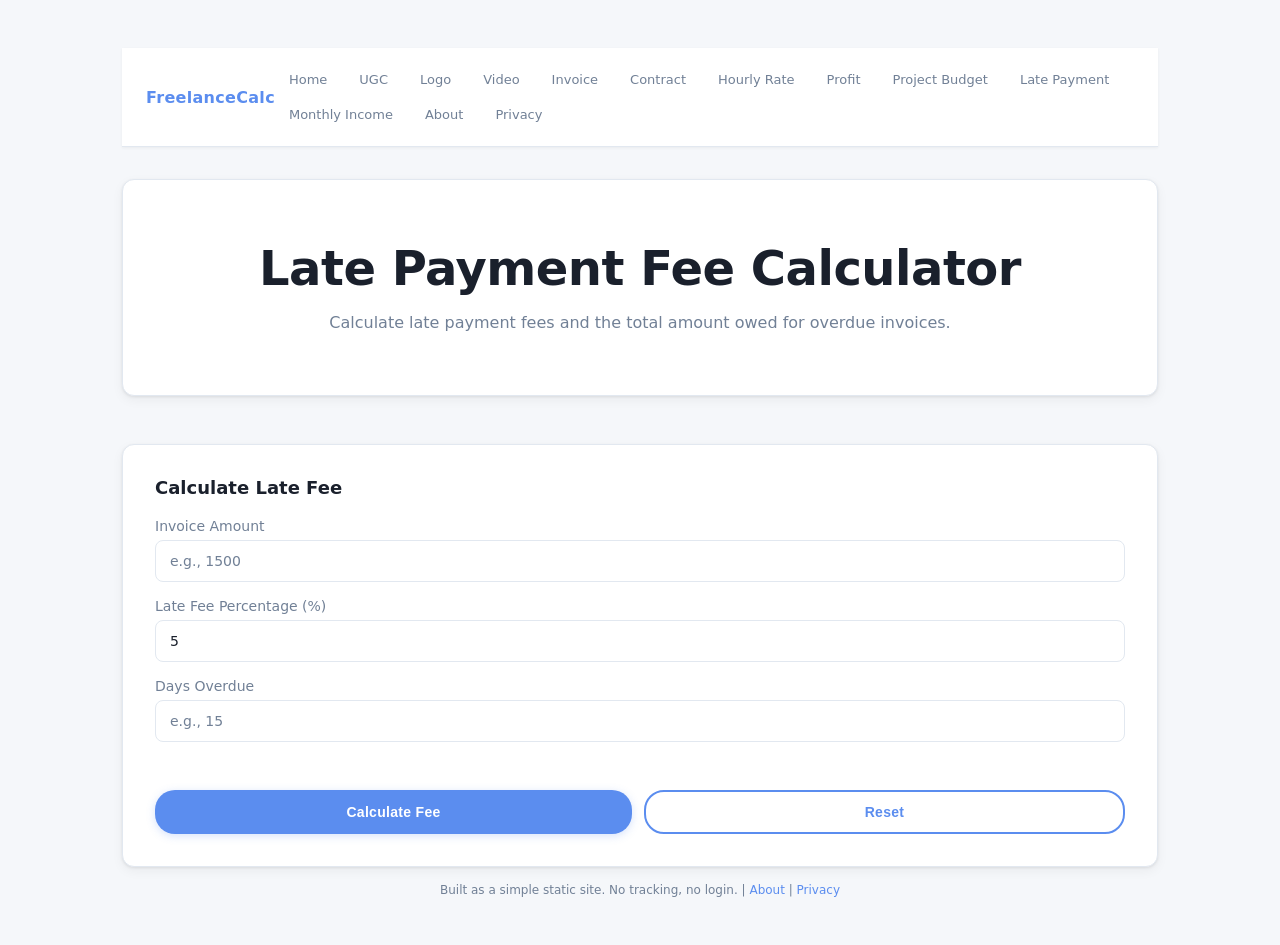
<file: late-payment.html/late-payment.html>
<!doctype html>
<html lang="en">
<head>
  <meta charset="utf-8" />
  <meta name="viewport" content="width=device-width, initial-scale=1" />
  <title>Late Payment Fee Calculator</title>
  <meta name="description" content="Calculate late payment fees for overdue invoices." />
  <link rel="stylesheet" href="../style.css/style.css" />
  <style>
    .form-section {
      display: grid;
      gap: 16px;
      margin-top: 20px;
    }
    
    .form-row {
      display: grid;
      gap: 12px;
    }
    
    @media (min-width: 720px) {
      .form-row.two-col {
        grid-template-columns: 1fr 1fr;
      }
    }
    
    label {
      display: flex;
      flex-direction: column;
      gap: 6px;
      font-size: 14px;
      color: var(--muted);
      font-weight: 500;
    }
    
    input, select {
      padding: 12px 14px;
      border-radius: 8px;
      border: 1px solid var(--border);
      background: var(--card);
      color: var(--text);
      font-size: 14px;
      font-family: inherit;
      transition: border-color 0.2s ease, box-shadow 0.2s ease;
    }

    input:focus, select:focus {
      border-color: var(--accent);
      box-shadow: 0 0 0 3px rgba(91,141,239,0.1);
      outline: none;
    }

    select option {
      color: var(--text);
      background: var(--card);
    }
    
    input::placeholder {
      color: var(--muted);
    }
    
    .button-group {
      display: flex;
      gap: 12px;
      margin-top: 24px;
      flex-wrap: wrap;
    }
    
    .button {
      flex: 1;
      min-width: 140px;
    }
    
    .button.secondary {
      background: transparent;
      color: var(--accent);
      border: 2px solid var(--accent);
      box-shadow: none;
    }
    
    .button.secondary:hover {
      background: rgba(91,141,239,0.08);
      border-color: #4873d1;
      color: #4873d1;
    }
    
    .pricing-tiers {
      display: grid;
      gap: 16px;
      margin-top: 24px;
    }
    
    @media (min-width: 720px) {
      .pricing-tiers {
        grid-template-columns: 1fr 1fr 1fr;
      }
    }
    
    .price-card {
      padding: 16px;
      border-radius: 12px;
      border: 1px solid var(--border);
      background: var(--card);
      box-shadow: var(--shadow);
      transition: all 0.2s ease;
    }

    .price-card:hover {
      border-color: rgba(91,141,239,0.3);
      box-shadow: 0 4px 12px rgba(91,141,239,0.1);
    }
    
    .price-card h3 {
      margin: 0 0 8px;
      font-size: 13px;
      color: var(--muted);
      text-transform: uppercase;
      letter-spacing: 0.5px;
    }
    
    .price-card .amount {
      font-size: 28px;
      font-weight: 700;
      color: var(--accent);
      margin: 0;
    }
    
    .explanation {
      margin-top: 16px;
      padding: 16px;
      border-radius: 10px;
      background: rgba(91,141,239,0.03);
      border: 1px solid var(--border);
      font-size: 13px;
      color: var(--muted);
      line-height: 1.6;
    }
    
    .copy-feedback {
      font-size: 12px;
      color: var(--accent);
      margin-top: 12px;
      display: none;
      font-weight: 500;
    }
    
    .copy-feedback.show {
      display: block;
    }
  </style>
</head>

<body>
  <div class="container">

    <div class="nav">
      <div class="brand">
        <a href="../index.html/index.html" style="color: var(--accent);">FreelanceCalc</a>
      </div>

      <div class="navlinks">
        <a href="../index.html/index.html">Home</a>
        <a href="../ugc.html/ugc.html">UGC</a>
        <a href="../logo.html/logo.html">Logo</a>
        <a href="../video.html/video.html">Video</a>
        <a href="../invoice.html/invoice.html">Invoice</a>
        <a href="../contract.html/contract.html">Contract</a>
        <a href="../hourly-rate.html/hourly-rate.html">Hourly Rate</a>
        <a href="../profit.html/profit.html">Profit</a>
        <a href="../project-budget.html/project-budget.html">Project Budget</a>
        <a href="../late-payment.html/late-payment.html">Late Payment</a>
        <a href="../monthly-income.html/monthly-income.html">Monthly Income</a>
        <a href="../about.html/about.html">About</a>
        <a href="../privacy.html/privacy.html">Privacy</a>
      </div>

      <button class="hamburger" onclick="toggleMobileMenu()">
        <span></span>
        <span></span>
        <span></span>
      </button>
    </div>

    <div class="mobile-menu" id="mobileMenu">
      <a href="../index.html/index.html">Home</a>
      <a href="../ugc.html/ugc.html">UGC</a>
      <a href="../logo.html/logo.html">Logo</a>
      <a href="../video.html/video.html">Video</a>
      <a href="../invoice.html/invoice.html">Invoice</a>
      <a href="../contract.html/contract.html">Contract</a>
      <a href="../hourly-rate.html/hourly-rate.html">Hourly Rate</a>
      <a href="../profit.html/profit.html">Profit</a>
      <a href="../project-budget.html/project-budget.html">Project Budget</a>
      <a href="../late-payment.html/late-payment.html">Late Payment</a>
      <a href="../monthly-income.html/monthly-income.html">Monthly Income</a>
      <a href="../about.html/about.html">About</a>
      <a href="../privacy.html/privacy.html">Privacy</a>
    </div>

    <div class="hero">
      <h1>Late Payment Fee Calculator</h1>
      <p>
        Calculate late payment fees and the total amount owed for overdue invoices.
      </p>
    </div>

    <div class="grid">
      <div class="card">
        <h2>Calculate Late Fee</h2>
        
        <div class="form-section">
          <label>
            Invoice Amount
            <input type="number" id="invoiceAmount" placeholder="e.g., 1500" min="0" step="10" />
          </label>

          <label>
            Late Fee Percentage (%)
            <input type="number" id="latePercentage" placeholder="e.g., 5" min="0" max="100" step="0.1" value="5" />
          </label>

          <label>
            Days Overdue
            <input type="number" id="daysOverdue" placeholder="e.g., 15" min="0" step="1" />
          </label>

          <div class="button-group">
            <button class="button" onclick="calculateLateFee()">Calculate Fee</button>
            <button class="button secondary" onclick="resetForm()">Reset</button>
          </div>
        </div>
      </div>

      <div class="card" id="resultsCard" style="display: none;">
        <h2>Late Payment Summary</h2>
        
        <div class="pricing-tiers">
          <div class="price-card">
            <h3>Original Invoice</h3>
            <p class="amount" id="originalInvoice">$0</p>
          </div>
          <div class="price-card">
            <h3>Late Fee</h3>
            <p class="amount" id="lateFeeAmount">$0</p>
          </div>
          <div class="price-card">
            <h3>Total Owed</h3>
            <p class="amount" id="totalOwed">$0</p>
          </div>
        </div>

        <div class="explanation" id="explanation"></div>

        <div class="button-group">
          <button class="button secondary" onclick="copyResults()">Copy Results</button>
        </div>
        
        <div class="copy-feedback" id="copyFeedback">✓ Copied to clipboard!</div>
      </div>
    </div>

    <div class="footer">
      Built as a simple static site. No tracking, no login. | <a href="../about.html/about.html">About</a> | <a href="../privacy.html/privacy.html">Privacy</a>
    </div>

  </div>

  <script>
    function calculateLateFee() {
      const invoiceAmount = parseFloat(document.getElementById('invoiceAmount').value);
      const latePercentage = parseFloat(document.getElementById('latePercentage').value);
      const daysOverdue = parseInt(document.getElementById('daysOverdue').value);

      // Validation
      if (!invoiceAmount || invoiceAmount <= 0 || daysOverdue === '' || daysOverdue < 0) {
        alert('Please fill in all required fields with valid numbers');
        return;
      }

      // Formula: late fee = invoice × percentage
      const lateFeeAmount = invoiceAmount * (latePercentage / 100);
      const totalOwed = invoiceAmount + lateFeeAmount;

      // Display results
      document.getElementById('originalInvoice').textContent = '$' + invoiceAmount.toFixed(2);
      document.getElementById('lateFeeAmount').textContent = '$' + lateFeeAmount.toFixed(2);
      document.getElementById('totalOwed').textContent = '$' + totalOwed.toFixed(2);

      // Build explanation
      let explanation = `<strong>Late Fee Calculation:</strong><br>`;
      explanation += `Original invoice amount: $${invoiceAmount.toFixed(2)}<br>`;
      explanation += `Days overdue: ${daysOverdue}<br>`;
      explanation += `Late fee percentage: ${latePercentage}%<br>`;
      explanation += `<br>`;
      explanation += `<strong>Late Fee:</strong><br>`;
      explanation += `$${invoiceAmount.toFixed(2)} × ${latePercentage}% = $${lateFeeAmount.toFixed(2)}<br>`;
      explanation += `<br>`;
      explanation += `<strong>Total Amount Due:</strong><br>`;
      explanation += `$${invoiceAmount.toFixed(2)} + $${lateFeeAmount.toFixed(2)} = <strong>$${totalOwed.toFixed(2)}</strong><br>`;
      explanation += `<br>`;
      explanation += `The client owes this additional amount for the late payment.`;

      document.getElementById('explanation').innerHTML = explanation;
      document.getElementById('resultsCard').style.display = 'block';

      // Hide copy feedback
      document.getElementById('copyFeedback').classList.remove('show');
    }

    function resetForm() {
      document.getElementById('invoiceAmount').value = '';
      document.getElementById('latePercentage').value = '5';
      document.getElementById('daysOverdue').value = '';
      document.getElementById('resultsCard').style.display = 'none';
      document.getElementById('copyFeedback').classList.remove('show');
    }

    function copyResults() {
      const originalInvoice = document.getElementById('originalInvoice').textContent;
      const lateFeeAmount = document.getElementById('lateFeeAmount').textContent;
      const totalOwed = document.getElementById('totalOwed').textContent;
      
      const text = `Late Payment Fee Summary\n\nOriginal Invoice: ${originalInvoice}\nLate Fee: ${lateFeeAmount}\nTotal Owed: ${totalOwed}`;
      
      navigator.clipboard.writeText(text).then(() => {
        const feedback = document.getElementById('copyFeedback');
        feedback.classList.add('show');
        setTimeout(() => feedback.classList.remove('show'), 2000);
      });
    }

    // Allow Enter key to calculate
    document.addEventListener('keypress', (e) => {
      if (e.key === 'Enter') {
        calculateLateFee();
      }
    });

    function toggleMobileMenu() {
      const menu = document.getElementById('mobileMenu');
      const hamburger = document.querySelector('.hamburger');
      menu.classList.toggle('active');
      hamburger.classList.toggle('active');
    }

    // Set up menu link click handlers on page load
    document.addEventListener('DOMContentLoaded', function() {
      const menu = document.getElementById('mobileMenu');
      const hamburger = document.querySelector('.hamburger');
      
      if (menu && hamburger) {
        menu.querySelectorAll('a').forEach(link => {
          link.addEventListener('click', () => {
            menu.classList.remove('active');
            hamburger.classList.remove('active');
          });
        });
      }
    });
  </script>
</body>
</html>
</file>
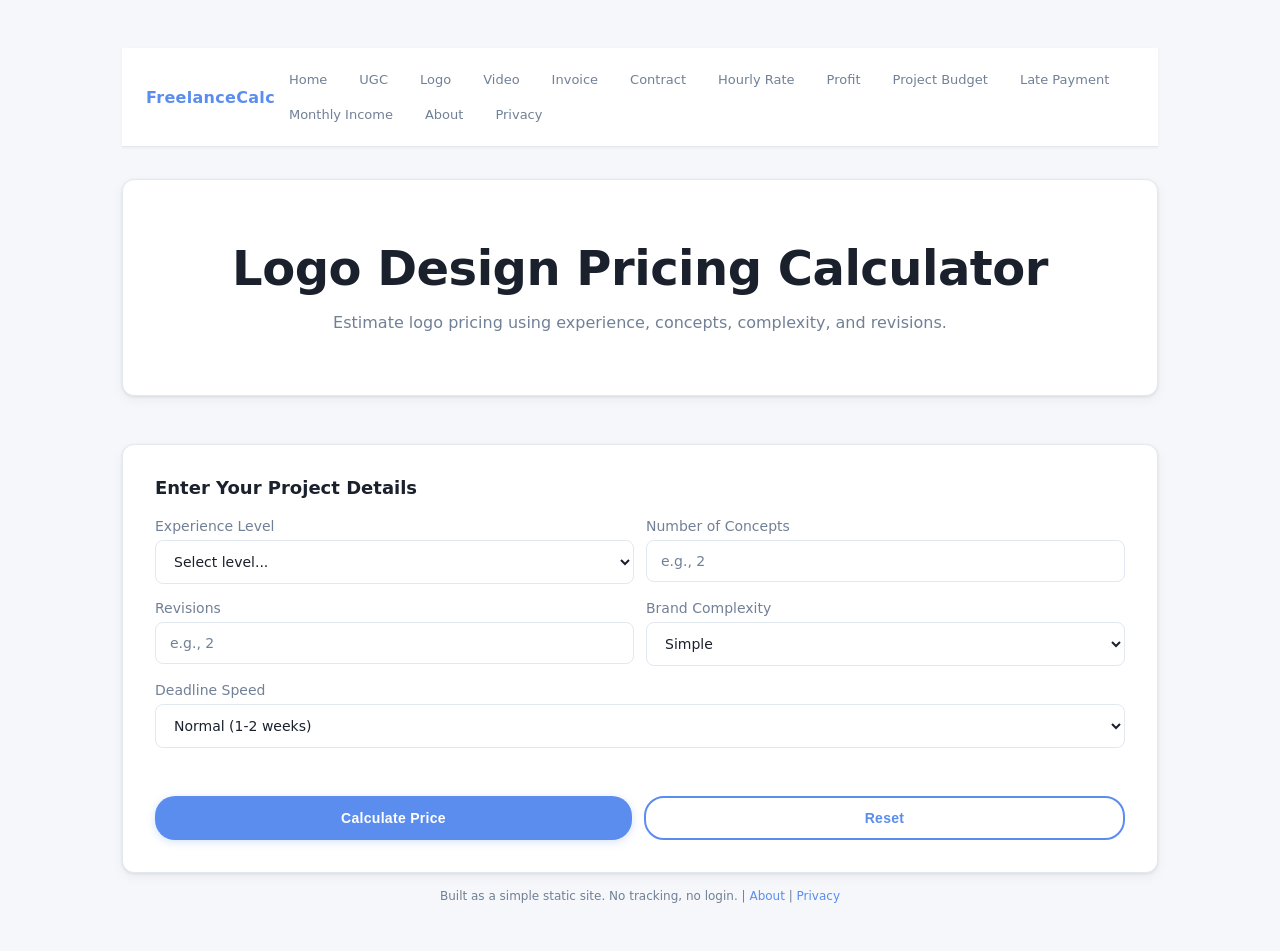
<file: logo.html/logo.html>
<!doctype html>
<html lang="en">
<head>
  <meta charset="utf-8" />
  <meta name="viewport" content="width=device-width, initial-scale=1" />
  <title>Logo Design Pricing Calculator</title>
  <meta name="description" content="Calculate a fair logo price based on experience, scope, and revisions." />
  <link rel="stylesheet" href="../style.css/style.css" />
  <style>
    /* reuse the same form styles from other calculators */
    .form-section {
      display: grid;
      gap: 16px;
      margin-top: 20px;
    }

    .form-row {
      display: grid;
      gap: 12px;
    }

    @media (min-width: 720px) {
      .form-row.two-col {
        grid-template-columns: 1fr 1fr;
      }
    }

    label {
      display: flex;
      flex-direction: column;
      gap: 6px;
      font-size: 14px;
      color: var(--muted);
      font-weight: 500;
    }

    input, select {
      padding: 12px 14px;
      border-radius: 8px;
      border: 1px solid var(--border);
      background: var(--card);
      color: var(--text);
      font-size: 14px;
      font-family: inherit;
      transition: border-color 0.2s ease, box-shadow 0.2s ease;
    }

    input:focus, select:focus {
      border-color: var(--accent);
      box-shadow: 0 0 0 3px rgba(91,141,239,0.1);
      outline: none;
    }

    select option {
      color: var(--text);
      background: var(--card);
    }

    input::placeholder {
      color: var(--muted);
    }

    .button-group {
      display: flex;
      gap: 12px;
      margin-top: 24px;
      flex-wrap: wrap;
    }

    .button {
      flex: 1;
      min-width: 140px;
    }

    .button.secondary {
      background: transparent;
      color: var(--accent);
      border: 2px solid var(--accent);
      box-shadow: none;
    }

    .button.secondary:hover {
      background: rgba(91,141,239,0.08);
      border-color: #4873d1;
      color: #4873d1;
    }

    .pricing-tiers {
      display: grid;
      gap: 16px;
      margin-top: 24px;
    }

    @media (min-width: 720px) {
      .pricing-tiers {
        grid-template-columns: 1fr 1fr 1fr;
      }
    }

    .price-card {
      padding: 16px;
      border-radius: 12px;
      border: 1px solid var(--border);
      background: var(--card);
      box-shadow: var(--shadow);
      transition: all 0.2s ease;
    }

    .price-card:hover {
      border-color: rgba(91,141,239,0.3);
      box-shadow: 0 4px 12px rgba(91,141,239,0.1);
    }

    .price-card h3 {
      margin: 0 0 8px;
      font-size: 13px;
      color: var(--muted);
      text-transform: uppercase;
      letter-spacing: 0.5px;
    }

    .price-card .amount {
      font-size: 28px;
      font-weight: 700;
      color: var(--accent);
      margin: 0;
    }

    .explanation {
      margin-top: 16px;
      padding: 16px;
      border-radius: 10px;
      background: rgba(91,141,239,0.03);
      border: 1px solid var(--border);
      font-size: 13px;
      color: var(--muted);
      line-height: 1.6;
    }

    .copy-feedback {
      font-size: 12px;
      color: var(--accent);
      margin-top: 12px;
      display: none;
      font-weight: 500;
    }

    .copy-feedback.show {
      display: block;
    }
  </style>
</head>

<body>
  <div class="container">

    <div class="nav">
      <div class="brand">
        <a href="../index.html/index.html" style="color: var(--accent);">FreelanceCalc</a>
      </div>

      <div class="navlinks">
        <a href="../index.html/index.html">Home</a>
        <a href="../ugc.html/ugc.html">UGC</a>
        <a href="../logo.html/logo.html">Logo</a>
        <a href="../video.html/video.html">Video</a>
        <a href="../invoice.html/invoice.html">Invoice</a>
        <a href="../contract.html/contract.html">Contract</a>
        <a href="../hourly-rate.html/hourly-rate.html">Hourly Rate</a>
        <a href="../profit.html/profit.html">Profit</a>
        <a href="../project-budget.html/project-budget.html">Project Budget</a>
        <a href="../late-payment.html/late-payment.html">Late Payment</a>
        <a href="../monthly-income.html/monthly-income.html">Monthly Income</a>
        <a href="../about.html/about.html">About</a>
        <a href="../privacy.html/privacy.html">Privacy</a>
      </div>

      <button class="hamburger" onclick="toggleMobileMenu()">
        <span></span>
        <span></span>
        <span></span>
      </button>
    </div>

    <div class="mobile-menu" id="mobileMenu">
      <a href="../index.html/index.html">Home</a>
      <a href="../ugc.html/ugc.html">UGC</a>
      <a href="../logo.html/logo.html">Logo</a>
      <a href="../video.html/video.html">Video</a>
      <a href="../invoice.html/invoice.html">Invoice</a>
      <a href="../contract.html/contract.html">Contract</a>
      <a href="../hourly-rate.html/hourly-rate.html">Hourly Rate</a>
      <a href="../profit.html/profit.html">Profit</a>
      <a href="../project-budget.html/project-budget.html">Project Budget</a>
      <a href="../late-payment.html/late-payment.html">Late Payment</a>
      <a href="../monthly-income.html/monthly-income.html">Monthly Income</a>
      <a href="../about.html/about.html">About</a>
      <a href="../privacy.html/privacy.html">Privacy</a>
    </div>

    <div class="hero">
      <h1>Logo Design Pricing Calculator</h1>
      <p>Estimate logo pricing using experience, concepts, complexity, and revisions.</p>
    </div>

    <div class="grid">
      <div class="card">
        <h2>Enter Your Project Details</h2>
        <div class="form-section">
          <div class="form-row two-col">
            <label>
              Experience Level
              <select id="experience">
                <option value="">Select level...</option>
                <option value="beginner">Beginner</option>
                <option value="intermediate">Intermediate</option>
                <option value="advanced">Advanced</option>
              </select>
            </label>
            <label>
              Number of Concepts
              <input type="number" id="concepts" placeholder="e.g., 2" min="1" step="1" />
            </label>
          </div>

          <div class="form-row two-col">
            <label>
              Revisions
              <input type="number" id="revisions" placeholder="e.g., 2" min="0" step="1" />
            </label>
            <label>
              Brand Complexity
              <select id="complexity">
                <option value="simple">Simple</option>
                <option value="moderate">Moderate</option>
                <option value="complex">Complex</option>
              </select>
            </label>
          </div>

          <label>
            Deadline Speed
            <select id="deadline">
              <option value="normal">Normal (1-2 weeks)</option>
              <option value="rush">Rush (3-5 days, +25%)</option>
            </select>
          </label>

          <div class="button-group">
            <button class="button" onclick="calculatePrice()">Calculate Price</button>
            <button class="button secondary" onclick="resetForm()">Reset</button>
          </div>
        </div>
      </div>

      <div class="card" id="resultsCard" style="display: none;">
        <h2>Recommended Pricing</h2>
        <div class="pricing-tiers">
          <div class="price-card">
            <h3>Minimum Price</h3>
            <p class="amount" id="minPrice">$0</p>
          </div>
          <div class="price-card">
            <h3>Fair Price</h3>
            <p class="amount" id="fairPrice">$0</p>
          </div>
          <div class="price-card">
            <h3>Premium Price</h3>
            <p class="amount" id="premiumPrice">$0</p>
          </div>
        </div>
        <div class="explanation" id="explanation"></div>
        <div class="button-group">
          <button class="button secondary" onclick="copyResults()">Copy Results</button>
        </div>
        <div class="copy-feedback" id="copyFeedback">✓ Copied to clipboard!</div>
      </div>
    </div>

    <div class="footer">
      Built as a simple static site. No tracking, no login. | <a href="../about.html/about.html">About</a> | <a href="../privacy.html/privacy.html">Privacy</a>
    </div>
  </div>

  <script>
    // Base price by experience for logo projects
    const basePriceByExperience = {
      beginner: 200,
      intermediate: 500,
      advanced: 1000
    };

    // Concept cost per additional logo
    const pricePerConcept = 100;

    // Complexity multipliers
    const complexityMultiplier = {
      simple: 1.0,
      moderate: 1.3,
      complex: 1.6
    };

    // Extra revision cost after first
    const extraRevisionCost = 50;

    function calculatePrice() {
      const experience = document.getElementById('experience').value;
      const concepts = parseInt(document.getElementById('concepts').value);
      const revisions = parseInt(document.getElementById('revisions').value) || 0;
      const complexity = document.getElementById('complexity').value;
      const deadline = document.getElementById('deadline').value;

      if (!experience || !concepts || concepts < 1) {
        alert('Please provide experience and at least one concept');
        return;
      }

      const base = basePriceByExperience[experience];
      const conceptCost = concepts * pricePerConcept;
      const paidRevisions = Math.max(revisions - 1, 0);
      const revisionCost = paidRevisions * extraRevisionCost;
      let subtotal = (base + conceptCost + revisionCost) * complexityMultiplier[complexity];

      if (deadline === 'rush') {
        subtotal *= 1.25;
      }

      const minimumPrice = Math.round(subtotal);
      const fairPrice = Math.round(subtotal * 1.2);
      const premiumPrice = Math.round(subtotal * 1.5);

      document.getElementById('minPrice').textContent = '$' + minimumPrice.toLocaleString();
      document.getElementById('fairPrice').textContent = '$' + fairPrice.toLocaleString();
      document.getElementById('premiumPrice').textContent = '$' + premiumPrice.toLocaleString();

      const experienceLabels = {beginner:'Beginner',intermediate:'Intermediate',advanced:'Advanced'};
      const complexityLabels = {simple:'Simple',moderate:'Moderate',complex:'Complex'};

      let explanation = `<strong>Price Calculation:</strong><br>`;
      explanation += `Experience base: $${base}<br>`;
      explanation += `Concepts (${concepts}) × $${pricePerConcept} = $${conceptCost}<br>`;
      if (revisions > 0) {
        explanation += `Revisions included: 1<br>`;
        explanation += `Additional revisions (${paidRevisions}) × $${extraRevisionCost} = $${revisionCost}<br>`;
      }
      explanation += `Complexity multiplier: ${complexityMultiplier[complexity]} (${complexityLabels[complexity]})<br>`;
      if (deadline === 'rush') {
        explanation += `Rush fee: +25%<br>`;
      }
      explanation += `<br><strong>Final subtotal:</strong> $${subtotal.toFixed(2)}<br>`;
      explanation += `<br><strong>Price tiers:</strong><br>`;
      explanation += `Minimum: $${minimumPrice}<br>`;
      explanation += `Fair market: $${fairPrice}<br>`;
      explanation += `Premium: $${premiumPrice}`;

      document.getElementById('explanation').innerHTML = explanation;
      document.getElementById('resultsCard').style.display = 'block';
      document.getElementById('copyFeedback').classList.remove('show');
    }

    function resetForm() {
      document.getElementById('experience').value = '';
      document.getElementById('concepts').value = '';
      document.getElementById('revisions').value = '';
      document.getElementById('complexity').value = 'simple';
      document.getElementById('deadline').value = 'normal';
      document.getElementById('resultsCard').style.display = 'none';
      document.getElementById('copyFeedback').classList.remove('show');
    }

    function copyResults() {
      const minPrice = document.getElementById('minPrice').textContent;
      const fairPrice = document.getElementById('fairPrice').textContent;
      const premiumPrice = document.getElementById('premiumPrice').textContent;
      const text = `Logo Design Pricing\n\nMinimum Price: ${minPrice}\nFair Price: ${fairPrice}\nPremium Price: ${premiumPrice}`;
      navigator.clipboard.writeText(text).then(() => {
        const feedback = document.getElementById('copyFeedback');
        feedback.classList.add('show');
        setTimeout(() => feedback.classList.remove('show'), 2000);
      });
    }

    document.addEventListener('keypress', (e) => {
      if (e.key === 'Enter') {
        calculatePrice();
      }
    });

    function toggleMobileMenu() {
      const menu = document.getElementById('mobileMenu');
      const hamburger = document.querySelector('.hamburger');
      menu.classList.toggle('active');
      hamburger.classList.toggle('active');
    }

    // Set up menu link click handlers on page load
    document.addEventListener('DOMContentLoaded', function() {
      const menu = document.getElementById('mobileMenu');
      const hamburger = document.querySelector('.hamburger');
      
      if (menu && hamburger) {
        menu.querySelectorAll('a').forEach(link => {
          link.addEventListener('click', () => {
            menu.classList.remove('active');
            hamburger.classList.remove('active');
          });
        });
      }
    });
  </script>
</body>
</html>
</file>
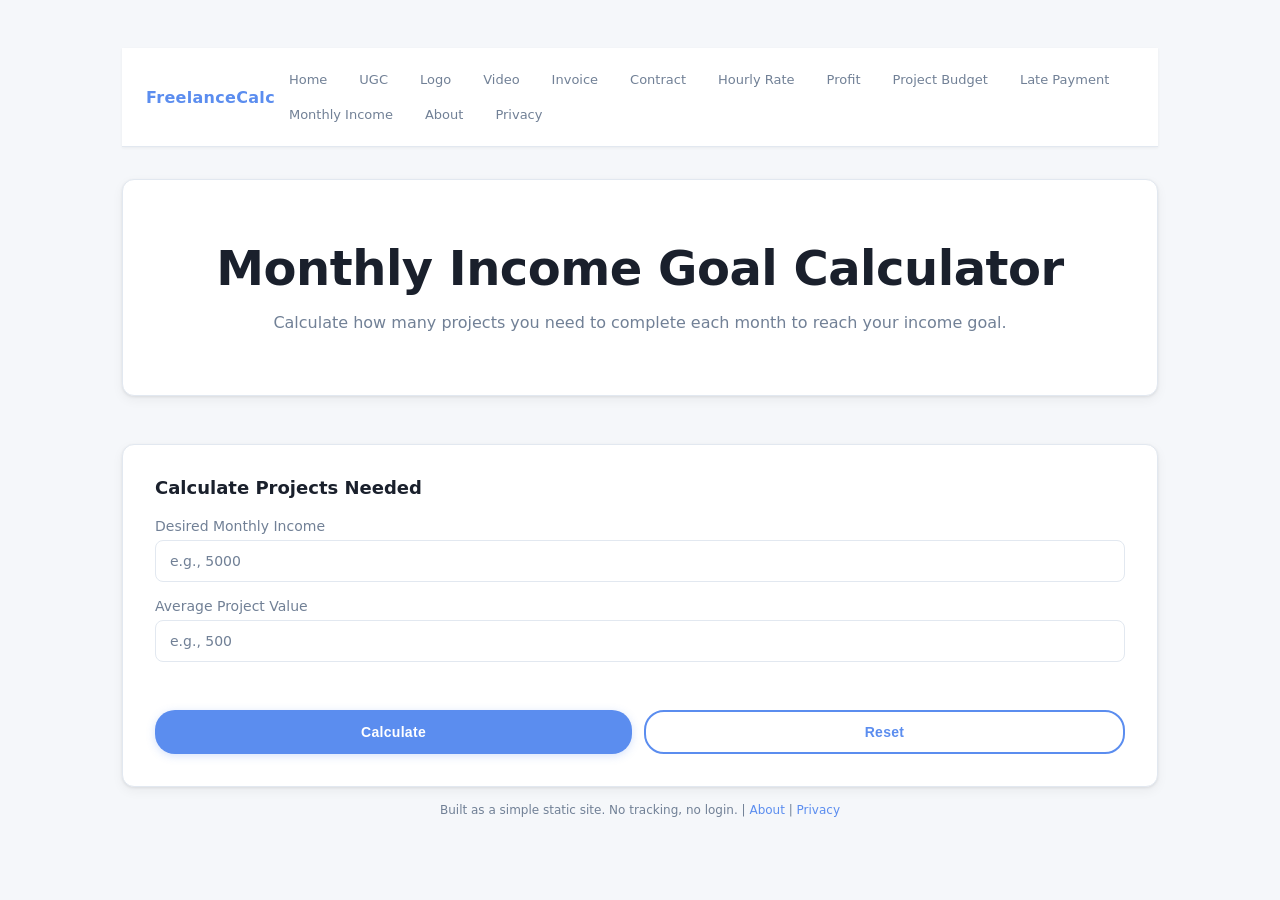
<file: monthly-income.html/monthly-income.html>
<!doctype html>
<html lang="en">
<head>
  <meta charset="utf-8" />
  <meta name="viewport" content="width=device-width, initial-scale=1" />
  <title>Monthly Income Goal Calculator</title>
  <meta name="description" content="Calculate how many projects you need per month to reach your income goal." />
  <link rel="stylesheet" href="../style.css/style.css" />
  <style>
    .form-section {
      display: grid;
      gap: 16px;
      margin-top: 20px;
    }
    
    .form-row {
      display: grid;
      gap: 12px;
    }
    
    @media (min-width: 720px) {
      .form-row.two-col {
        grid-template-columns: 1fr 1fr;
      }
    }
    
    label {
      display: flex;
      flex-direction: column;
      gap: 6px;
      font-size: 14px;
      color: var(--muted);
      font-weight: 500;
    }
    
    input, select {
      padding: 12px 14px;
      border-radius: 8px;
      border: 1px solid var(--border);
      background: var(--card);
      color: var(--text);
      font-size: 14px;
      font-family: inherit;
      transition: border-color 0.2s ease, box-shadow 0.2s ease;
    }

    input:focus, select:focus {
      border-color: var(--accent);
      box-shadow: 0 0 0 3px rgba(91,141,239,0.1);
      outline: none;
    }

    select option {
      color: var(--text);
      background: var(--card);
    }
    
    input::placeholder {
      color: var(--muted);
    }
    
    .button-group {
      display: flex;
      gap: 12px;
      margin-top: 24px;
      flex-wrap: wrap;
    }
    
    .button {
      flex: 1;
      min-width: 140px;
    }
    
    .button.secondary {
      background: transparent;
      color: var(--accent);
      border: 2px solid var(--accent);
      box-shadow: none;
    }
    
    .button.secondary:hover {
      background: rgba(91,141,239,0.08);
      border-color: #4873d1;
      color: #4873d1;
    }
    
    .pricing-tiers {
      display: grid;
      gap: 16px;
      margin-top: 24px;
    }
    
    @media (min-width: 720px) {
      .pricing-tiers {
        grid-template-columns: 1fr 1fr 1fr;
      }
    }
    
    .price-card {
      padding: 16px;
      border-radius: 12px;
      border: 1px solid var(--border);
      background: var(--card);
      box-shadow: var(--shadow);
      transition: all 0.2s ease;
    }

    .price-card:hover {
      border-color: rgba(91,141,239,0.3);
      box-shadow: 0 4px 12px rgba(91,141,239,0.1);
    }
    
    .price-card h3 {
      margin: 0 0 8px;
      font-size: 13px;
      color: var(--muted);
      text-transform: uppercase;
      letter-spacing: 0.5px;
    }
    
    .price-card .amount {
      font-size: 28px;
      font-weight: 700;
      color: var(--accent);
      margin: 0;
    }
    
    .explanation {
      margin-top: 16px;
      padding: 16px;
      border-radius: 10px;
      background: rgba(91,141,239,0.03);
      border: 1px solid var(--border);
      font-size: 13px;
      color: var(--muted);
      line-height: 1.6;
    }
    
    .copy-feedback {
      font-size: 12px;
      color: var(--accent);
      margin-top: 12px;
      display: none;
      font-weight: 500;
    }
    
    .copy-feedback.show {
      display: block;
    }
  </style>
</head>

<body>
  <div class="container">

    <div class="nav">
      <div class="brand">
        <a href="../index.html/index.html" style="color: var(--accent);">FreelanceCalc</a>
      </div>

      <div class="navlinks">
        <a href="../index.html/index.html">Home</a>
        <a href="../ugc.html/ugc.html">UGC</a>
        <a href="../logo.html/logo.html">Logo</a>
        <a href="../video.html/video.html">Video</a>
        <a href="../invoice.html/invoice.html">Invoice</a>
        <a href="../contract.html/contract.html">Contract</a>
        <a href="../hourly-rate.html/hourly-rate.html">Hourly Rate</a>
        <a href="../profit.html/profit.html">Profit</a>
        <a href="../project-budget.html/project-budget.html">Project Budget</a>
        <a href="../late-payment.html/late-payment.html">Late Payment</a>
        <a href="../monthly-income.html/monthly-income.html">Monthly Income</a>
        <a href="../about.html/about.html">About</a>
        <a href="../privacy.html/privacy.html">Privacy</a>
      </div>

      <button class="hamburger" onclick="toggleMobileMenu()">
        <span></span>
        <span></span>
        <span></span>
      </button>
    </div>

    <div class="mobile-menu" id="mobileMenu">
      <a href="../index.html/index.html">Home</a>
      <a href="../ugc.html/ugc.html">UGC</a>
      <a href="../logo.html/logo.html">Logo</a>
      <a href="../video.html/video.html">Video</a>
      <a href="../invoice.html/invoice.html">Invoice</a>
      <a href="../contract.html/contract.html">Contract</a>
      <a href="../hourly-rate.html/hourly-rate.html">Hourly Rate</a>
      <a href="../profit.html/profit.html">Profit</a>
      <a href="../project-budget.html/project-budget.html">Project Budget</a>
      <a href="../late-payment.html/late-payment.html">Late Payment</a>
      <a href="../monthly-income.html/monthly-income.html">Monthly Income</a>
      <a href="../about.html/about.html">About</a>
      <a href="../privacy.html/privacy.html">Privacy</a>
    </div>

    <div class="hero">
      <h1>Monthly Income Goal Calculator</h1>
      <p>
        Calculate how many projects you need to complete each month to reach your income goal.
      </p>
    </div>

    <div class="grid">
      <div class="card">
        <h2>Calculate Projects Needed</h2>
        
        <div class="form-section">
          <label>
            Desired Monthly Income
            <input type="number" id="monthlyIncome" placeholder="e.g., 5000" min="0" step="100" />
          </label>

          <label>
            Average Project Value
            <input type="number" id="projectValue" placeholder="e.g., 500" min="0" step="50" />
          </label>

          <div class="button-group">
            <button class="button" onclick="calculateProjects()">Calculate</button>
            <button class="button secondary" onclick="resetForm()">Reset</button>
          </div>
        </div>
      </div>

      <div class="card" id="resultsCard" style="display: none;">
        <h2>Projects Needed Per Month</h2>
        
        <div class="pricing-tiers">
          <div class="price-card">
            <h3>Projects Minimum</h3>
            <p class="amount" id="projectsNeeded">0</p>
          </div>
          <div class="price-card">
            <h3>Monthly Goal</h3>
            <p class="amount" id="monthlyGoal">$0</p>
          </div>
          <div class="price-card">
            <h3>Per Project</h3>
            <p class="amount" id="perProject">$0</p>
          </div>
        </div>

        <div class="explanation" id="explanation"></div>

        <div class="button-group">
          <button class="button secondary" onclick="copyResults()">Copy Results</button>
        </div>
        
        <div class="copy-feedback" id="copyFeedback">✓ Copied to clipboard!</div>
      </div>
    </div>

    <div class="footer">
      Built as a simple static site. No tracking, no login. | <a href="../about.html/about.html">About</a> | <a href="../privacy.html/privacy.html">Privacy</a>
    </div>

  </div>

  <script>
    function calculateProjects() {
      const monthlyIncome = parseFloat(document.getElementById('monthlyIncome').value);
      const projectValue = parseFloat(document.getElementById('projectValue').value);

      // Validation
      if (!monthlyIncome || monthlyIncome <= 0 || !projectValue || projectValue <= 0) {
        alert('Please fill in both desired monthly income and average project value');
        return;
      }

      // Formula: projects needed = monthly income ÷ project value
      const projectsNeeded = Math.ceil(monthlyIncome / projectValue);

      // Display results
      document.getElementById('projectsNeeded').textContent = projectsNeeded;
      document.getElementById('monthlyGoal').textContent = '$' + monthlyIncome.toLocaleString();
      document.getElementById('perProject').textContent = '$' + projectValue.toFixed(2);

      // Build explanation
      let explanation = `<strong>Projects Calculation:</strong><br>`;
      explanation += `Desired monthly income: $${monthlyIncome.toLocaleString()}<br>`;
      explanation += `Average project value: $${projectValue.toFixed(2)}<br>`;
      explanation += `<br>`;
      explanation += `<strong>Formula:</strong> $${monthlyIncome.toLocaleString()} ÷ $${projectValue.toFixed(2)} = ${(monthlyIncome / projectValue).toFixed(2)}<br>`;
      explanation += `<br>`;
      explanation += `<strong>You need at least ${projectsNeeded} projects per month</strong><br>`;
      explanation += `<br>`;
      const monthlyFromTarget = (projectsNeeded * projectValue).toFixed(2);
      explanation += `This will give you approximately $${parseFloat(monthlyFromTarget).toLocaleString()}/month<br>`;
      
      if (monthlyFromTarget > monthlyIncome) {
        explanation += `(${(monthlyFromTarget - monthlyIncome).toFixed(2)} more than your goal)`;
      }

      document.getElementById('explanation').innerHTML = explanation;
      document.getElementById('resultsCard').style.display = 'block';

      // Hide copy feedback
      document.getElementById('copyFeedback').classList.remove('show');
    }

    function resetForm() {
      document.getElementById('monthlyIncome').value = '';
      document.getElementById('projectValue').value = '';
      document.getElementById('resultsCard').style.display = 'none';
      document.getElementById('copyFeedback').classList.remove('show');
    }

    function copyResults() {
      const projectsNeeded = document.getElementById('projectsNeeded').textContent;
      const monthlyGoal = document.getElementById('monthlyGoal').textContent;
      const perProject = document.getElementById('perProject').textContent;
      
      const text = `Monthly Income Goal Summary\n\nProjects Needed Per Month: ${projectsNeeded}\nMonthly Income Goal: ${monthlyGoal}\nAverage Project Value: ${perProject}`;
      
      navigator.clipboard.writeText(text).then(() => {
        const feedback = document.getElementById('copyFeedback');
        feedback.classList.add('show');
        setTimeout(() => feedback.classList.remove('show'), 2000);
      });
    }

    // Allow Enter key to calculate
    document.addEventListener('keypress', (e) => {
      if (e.key === 'Enter') {
        calculateProjects();
      }
    });

    function toggleMobileMenu() {
      const menu = document.getElementById('mobileMenu');
      const hamburger = document.querySelector('.hamburger');
      menu.classList.toggle('active');
      hamburger.classList.toggle('active');
    }

    // Set up menu link click handlers on page load
    document.addEventListener('DOMContentLoaded', function() {
      const menu = document.getElementById('mobileMenu');
      const hamburger = document.querySelector('.hamburger');
      
      if (menu && hamburger) {
        menu.querySelectorAll('a').forEach(link => {
          link.addEventListener('click', () => {
            menu.classList.remove('active');
            hamburger.classList.remove('active');
          });
        });
      }
    });
  </script>
</body>
</html>
</file>
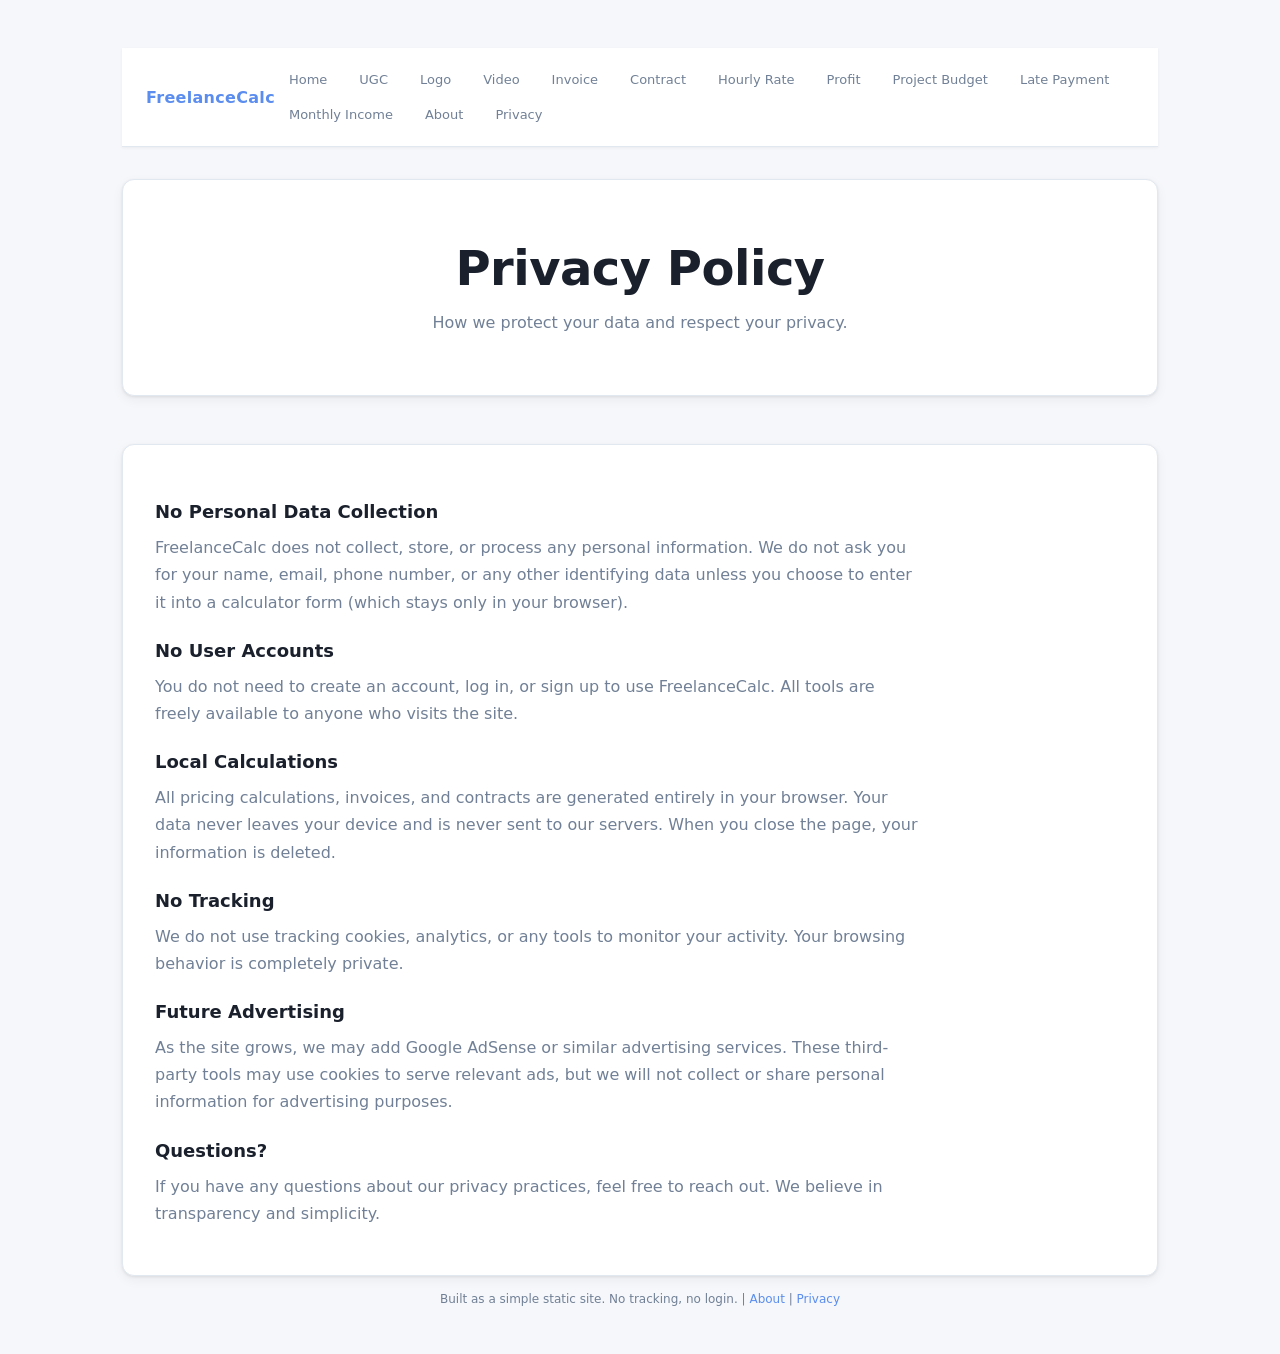
<file: privacy.html/privacy.html>
<!doctype html>
<html lang="en">
<head>
  <meta charset="utf-8" />
  <meta name="viewport" content="width=device-width, initial-scale=1" />
  <title>Privacy Policy</title>
  <meta name="description" content="Privacy policy for FreelanceCalc." />
  <link rel="stylesheet" href="../style.css/style.css" />
  <style>
    .content-section {
      margin-top: 20px;
    }

    .content-section h2 {
      font-size: 18px;
      margin: 24px 0 12px 0;
      color: var(--text);
    }

    .content-section p {
      line-height: 1.7;
      color: var(--muted);
      margin: 0 0 16px 0;
      max-width: 75ch;
    }

    .content-section ul {
      list-style: none;
      padding: 0;
      margin: 0 0 16px 0;
    }

    .content-section li {
      line-height: 1.7;
      color: var(--muted);
      margin: 8px 0;
      padding-left: 24px;
      position: relative;
    }

    .content-section li:before {
      content: "→";
      position: absolute;
      left: 0;
      color: var(--accent);
      font-weight: bold;
    }
  </style>
</head>

<body>
  <div class="container">
    <div class="nav">
      <div class="brand">
        <a href="../index.html/index.html" style="color: var(--accent);">FreelanceCalc</a>
      </div>
      <div class="navlinks">
        <a href="../index.html/index.html">Home</a>
        <a href="../ugc.html/ugc.html">UGC</a>
        <a href="../logo.html/logo.html">Logo</a>
        <a href="../video.html/video.html">Video</a>
        <a href="../invoice.html/invoice.html">Invoice</a>
        <a href="../contract.html/contract.html">Contract</a>
        <a href="../hourly-rate.html/hourly-rate.html">Hourly Rate</a>
        <a href="../profit.html/profit.html">Profit</a>
        <a href="../project-budget.html/project-budget.html">Project Budget</a>
        <a href="../late-payment.html/late-payment.html">Late Payment</a>
        <a href="../monthly-income.html/monthly-income.html">Monthly Income</a>
        <a href="../about.html/about.html">About</a>
        <a href="../privacy.html/privacy.html">Privacy</a>
      </div>
      <button class="hamburger" onclick="toggleMobileMenu()">
        <span></span>
        <span></span>
        <span></span>
      </button>
    </div>
    <div class="mobile-menu" id="mobileMenu">
      <a href="../index.html/index.html">Home</a>
      <a href="../ugc.html/ugc.html">UGC</a>
      <a href="../logo.html/logo.html">Logo</a>
      <a href="../video.html/video.html">Video</a>
      <a href="../invoice.html/invoice.html">Invoice</a>
      <a href="../contract.html/contract.html">Contract</a>
      <a href="../hourly-rate.html/hourly-rate.html">Hourly Rate</a>
      <a href="../profit.html/profit.html">Profit</a>
      <a href="../project-budget.html/project-budget.html">Project Budget</a>
      <a href="../late-payment.html/late-payment.html">Late Payment</a>
      <a href="../monthly-income.html/monthly-income.html">Monthly Income</a>
      <a href="../about.html/about.html">About</a>
      <a href="../privacy.html/privacy.html">Privacy</a>
    </div>

    <div class="hero">
      <h1>Privacy Policy</h1>
      <p>How we protect your data and respect your privacy.</p>
    </div>

    <div class="grid">
      <div class="card">
        <div class="content-section">
          <h2>No Personal Data Collection</h2>
          <p>
            FreelanceCalc does not collect, store, or process any personal information. We do not ask you for your name, email, phone number, or any other identifying data unless you choose to enter it into a calculator form (which stays only in your browser).
          </p>

          <h2>No User Accounts</h2>
          <p>
            You do not need to create an account, log in, or sign up to use FreelanceCalc. All tools are freely available to anyone who visits the site.
          </p>

          <h2>Local Calculations</h2>
          <p>
            All pricing calculations, invoices, and contracts are generated entirely in your browser. Your data never leaves your device and is never sent to our servers. When you close the page, your information is deleted.
          </p>

          <h2>No Tracking</h2>
          <p>
            We do not use tracking cookies, analytics, or any tools to monitor your activity. Your browsing behavior is completely private.
          </p>

          <h2>Future Advertising</h2>
          <p>
            As the site grows, we may add Google AdSense or similar advertising services. These third-party tools may use cookies to serve relevant ads, but we will not collect or share personal information for advertising purposes.
          </p>

          <h2>Questions?</h2>
          <p>
            If you have any questions about our privacy practices, feel free to reach out. We believe in transparency and simplicity.
          </p>
        </div>
      </div>
    </div>

    <div class="footer">
      Built as a simple static site. No tracking, no login. | <a href="../about.html/about.html">About</a> | <a href="../privacy.html/privacy.html">Privacy</a>
    </div>
  </div>

  <script>
    function toggleMobileMenu() {
      const menu = document.getElementById('mobileMenu');
      const hamburger = document.querySelector('.hamburger');
      menu.classList.toggle('active');
      hamburger.classList.toggle('active');
    }

    // Set up menu link click handlers on page load
    document.addEventListener('DOMContentLoaded', function() {
      const menu = document.getElementById('mobileMenu');
      const hamburger = document.querySelector('.hamburger');
      
      if (menu && hamburger) {
        menu.querySelectorAll('a').forEach(link => {
          link.addEventListener('click', () => {
            menu.classList.remove('active');
            hamburger.classList.remove('active');
          });
        });
      }
    });
  </script>
</body>
</html>
</file>
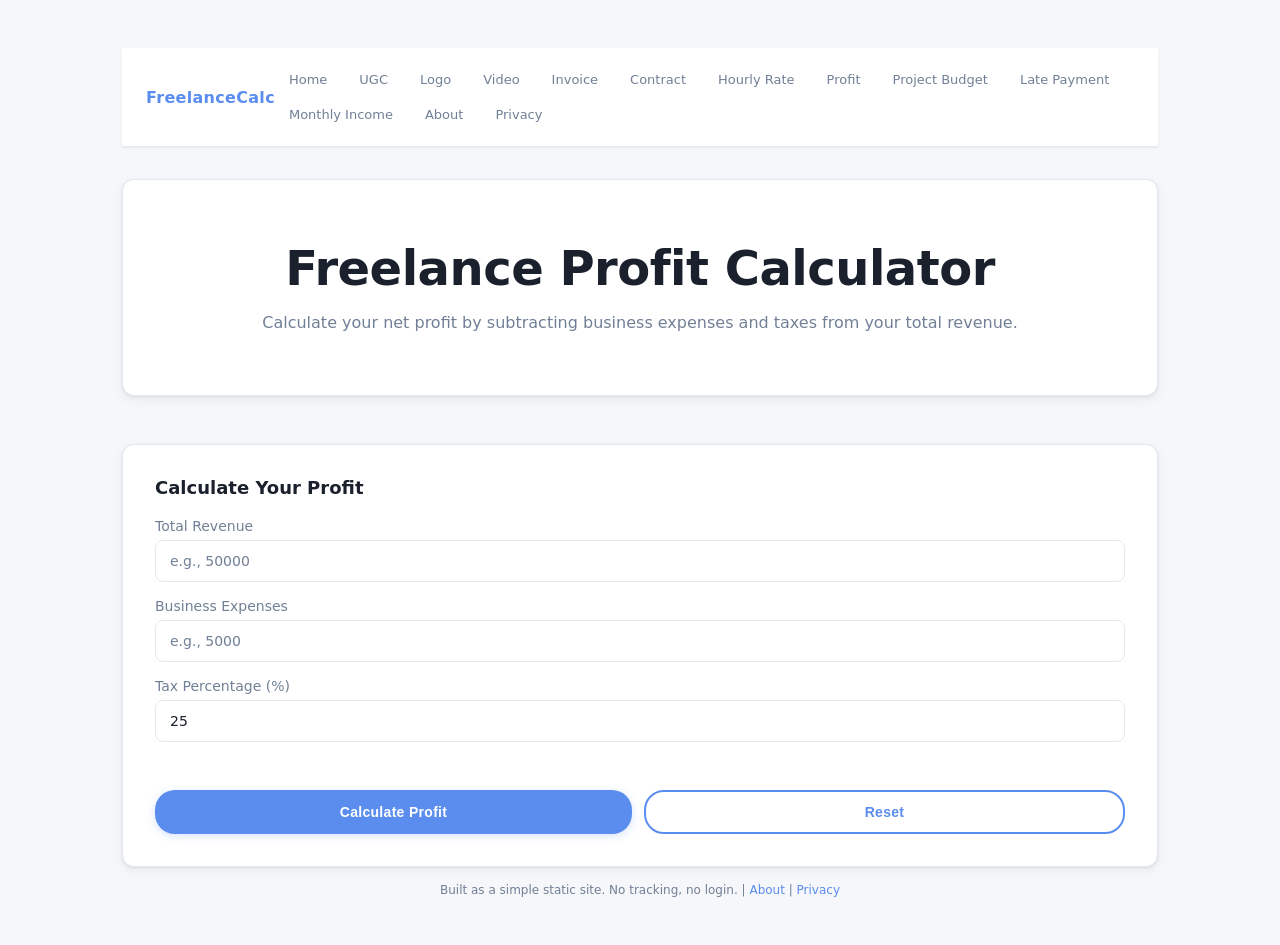
<file: profit.html/profit.html>
<!doctype html>
<html lang="en">
<head>
  <meta charset="utf-8" />
  <meta name="viewport" content="width=device-width, initial-scale=1" />
  <title>Freelance Profit Calculator</title>
  <meta name="description" content="Calculate your net profit by subtracting expenses and taxes from revenue." />
  <link rel="stylesheet" href="../style.css/style.css" />
  <style>
    .form-section {
      display: grid;
      gap: 16px;
      margin-top: 20px;
    }
    
    .form-row {
      display: grid;
      gap: 12px;
    }
    
    @media (min-width: 720px) {
      .form-row.two-col {
        grid-template-columns: 1fr 1fr;
      }
    }
    
    label {
      display: flex;
      flex-direction: column;
      gap: 6px;
      font-size: 14px;
      color: var(--muted);
      font-weight: 500;
    }
    
    input, select {
      padding: 12px 14px;
      border-radius: 8px;
      border: 1px solid var(--border);
      background: var(--card);
      color: var(--text);
      font-size: 14px;
      font-family: inherit;
      transition: border-color 0.2s ease, box-shadow 0.2s ease;
    }

    input:focus, select:focus {
      border-color: var(--accent);
      box-shadow: 0 0 0 3px rgba(91,141,239,0.1);
      outline: none;
    }

    select option {
      color: var(--text);
      background: var(--card);
    }
    
    input::placeholder {
      color: var(--muted);
    }
    
    .button-group {
      display: flex;
      gap: 12px;
      margin-top: 24px;
      flex-wrap: wrap;
    }
    
    .button {
      flex: 1;
      min-width: 140px;
    }
    
    .button.secondary {
      background: transparent;
      color: var(--accent);
      border: 2px solid var(--accent);
      box-shadow: none;
    }
    
    .button.secondary:hover {
      background: rgba(91,141,239,0.08);
      border-color: #4873d1;
      color: #4873d1;
    }
    
    .pricing-tiers {
      display: grid;
      gap: 16px;
      margin-top: 24px;
    }
    
    @media (min-width: 720px) {
      .pricing-tiers {
        grid-template-columns: 1fr 1fr 1fr;
      }
    }
    
    .price-card {
      padding: 16px;
      border-radius: 12px;
      border: 1px solid var(--border);
      background: var(--card);
      box-shadow: var(--shadow);
      transition: all 0.2s ease;
    }

    .price-card:hover {
      border-color: rgba(91,141,239,0.3);
      box-shadow: 0 4px 12px rgba(91,141,239,0.1);
    }
    
    .price-card h3 {
      margin: 0 0 8px;
      font-size: 13px;
      color: var(--muted);
      text-transform: uppercase;
      letter-spacing: 0.5px;
    }
    
    .price-card .amount {
      font-size: 28px;
      font-weight: 700;
      color: var(--accent);
      margin: 0;
    }
    
    .explanation {
      margin-top: 16px;
      padding: 16px;
      border-radius: 10px;
      background: rgba(91,141,239,0.03);
      border: 1px solid var(--border);
      font-size: 13px;
      color: var(--muted);
      line-height: 1.6;
    }
    
    .copy-feedback {
      font-size: 12px;
      color: var(--accent);
      margin-top: 12px;
      display: none;
      font-weight: 500;
    }
    
    .copy-feedback.show {
      display: block;
    }
  </style>
</head>

<body>
  <div class="container">

    <div class="nav">
      <div class="brand">
        <a href="../index.html/index.html" style="color: var(--accent);">FreelanceCalc</a>
      </div>

      <div class="navlinks">
        <a href="../index.html/index.html">Home</a>
        <a href="../ugc.html/ugc.html">UGC</a>
        <a href="../logo.html/logo.html">Logo</a>
        <a href="../video.html/video.html">Video</a>
        <a href="../invoice.html/invoice.html">Invoice</a>
        <a href="../contract.html/contract.html">Contract</a>
        <a href="../hourly-rate.html/hourly-rate.html">Hourly Rate</a>
        <a href="../profit.html/profit.html">Profit</a>
        <a href="../project-budget.html/project-budget.html">Project Budget</a>
        <a href="../late-payment.html/late-payment.html">Late Payment</a>
        <a href="../monthly-income.html/monthly-income.html">Monthly Income</a>
        <a href="../about.html/about.html">About</a>
        <a href="../privacy.html/privacy.html">Privacy</a>
      </div>

      <button class="hamburger" onclick="toggleMobileMenu()">
        <span></span>
        <span></span>
        <span></span>
      </button>
    </div>

    <div class="mobile-menu" id="mobileMenu">
      <a href="../index.html/index.html">Home</a>
      <a href="../ugc.html/ugc.html">UGC</a>
      <a href="../logo.html/logo.html">Logo</a>
      <a href="../video.html/video.html">Video</a>
      <a href="../invoice.html/invoice.html">Invoice</a>
      <a href="../contract.html/contract.html">Contract</a>
      <a href="../hourly-rate.html/hourly-rate.html">Hourly Rate</a>
      <a href="../profit.html/profit.html">Profit</a>
      <a href="../project-budget.html/project-budget.html">Project Budget</a>
      <a href="../late-payment.html/late-payment.html">Late Payment</a>
      <a href="../monthly-income.html/monthly-income.html">Monthly Income</a>
      <a href="../about.html/about.html">About</a>
      <a href="../privacy.html/privacy.html">Privacy</a>
    </div>

    <div class="hero">
      <h1>Freelance Profit Calculator</h1>
      <p>
        Calculate your net profit by subtracting business expenses and taxes from your total revenue.
      </p>
    </div>

    <div class="grid">
      <div class="card">
        <h2>Calculate Your Profit</h2>
        
        <div class="form-section">
          <label>
            Total Revenue
            <input type="number" id="revenue" placeholder="e.g., 50000" min="0" step="100" />
          </label>

          <label>
            Business Expenses
            <input type="number" id="expenses" placeholder="e.g., 5000" min="0" step="100" />
          </label>

          <label>
            Tax Percentage (%)
            <input type="number" id="taxPercentage" placeholder="e.g., 25" min="0" max="100" step="0.1" value="25" />
          </label>

          <div class="button-group">
            <button class="button" onclick="calculateProfit()">Calculate Profit</button>
            <button class="button secondary" onclick="resetForm()">Reset</button>
          </div>
        </div>
      </div>

      <div class="card" id="resultsCard" style="display: none;">
        <h2>Profit Summary</h2>
        
        <div class="pricing-tiers">
          <div class="price-card">
            <h3>Gross Profit</h3>
            <p class="amount" id="grossProfit">$0</p>
          </div>
          <div class="price-card">
            <h3>Total Taxes</h3>
            <p class="amount" id="totalTaxes">$0</p>
          </div>
          <div class="price-card">
            <h3>Net Profit</h3>
            <p class="amount" id="netProfit">$0</p>
          </div>
        </div>

        <div class="explanation" id="explanation"></div>

        <div class="button-group">
          <button class="button secondary" onclick="copyResults()">Copy Results</button>
        </div>
        
        <div class="copy-feedback" id="copyFeedback">✓ Copied to clipboard!</div>
      </div>
    </div>

    <div class="footer">
      Built as a simple static site. No tracking, no login. | <a href="../about.html/about.html">About</a> | <a href="../privacy.html/privacy.html">Privacy</a>
    </div>

  </div>

  <script>
    function calculateProfit() {
      const revenue = parseFloat(document.getElementById('revenue').value);
      const expenses = parseFloat(document.getElementById('expenses').value);
      const taxPercentage = parseFloat(document.getElementById('taxPercentage').value);

      // Validation
      if (revenue === '' || revenue < 0 || expenses === '' || expenses < 0) {
        alert('Please fill in all required fields with valid numbers');
        return;
      }

      // Formula: profit = revenue - expenses - (revenue × tax%)
      const grossProfit = revenue - expenses;
      const totalTaxes = revenue * (taxPercentage / 100);
      const netProfit = grossProfit - totalTaxes;

      // Display results
      document.getElementById('grossProfit').textContent = '$' + grossProfit.toFixed(2);
      document.getElementById('totalTaxes').textContent = '$' + totalTaxes.toFixed(2);
      document.getElementById('netProfit').textContent = '$' + netProfit.toFixed(2);

      // Build explanation
      let explanation = `<strong>Profit Calculation:</strong><br>`;
      explanation += `Total revenue: $${revenue.toLocaleString()}<br>`;
      explanation += `Business expenses: $${expenses.toLocaleString()}<br>`;
      explanation += `<br>`;
      explanation += `<strong>Step 1: Gross Profit</strong><br>`;
      explanation += `$${revenue.toLocaleString()} - $${expenses.toLocaleString()} = $${grossProfit.toLocaleString()}<br>`;
      explanation += `<br>`;
      explanation += `<strong>Step 2: Taxes</strong><br>`;
      explanation += `$${revenue.toLocaleString()} × ${taxPercentage}% = $${totalTaxes.toFixed(2)}<br>`;
      explanation += `<br>`;
      explanation += `<strong>Step 3: Net Profit</strong><br>`;
      explanation += `$${grossProfit.toLocaleString()} - $${totalTaxes.toFixed(2)} = <strong>$${netProfit.toFixed(2)}</strong><br>`;
      explanation += `<br>`;
      explanation += `This is your take-home profit after all expenses and taxes.`;

      document.getElementById('explanation').innerHTML = explanation;
      document.getElementById('resultsCard').style.display = 'block';

      // Hide copy feedback
      document.getElementById('copyFeedback').classList.remove('show');
    }

    function resetForm() {
      document.getElementById('revenue').value = '';
      document.getElementById('expenses').value = '';
      document.getElementById('taxPercentage').value = '25';
      document.getElementById('resultsCard').style.display = 'none';
      document.getElementById('copyFeedback').classList.remove('show');
    }

    function copyResults() {
      const grossProfit = document.getElementById('grossProfit').textContent;
      const totalTaxes = document.getElementById('totalTaxes').textContent;
      const netProfit = document.getElementById('netProfit').textContent;
      
      const text = `Freelance Profit Summary\n\nGross Profit: ${grossProfit}\nTotal Taxes: ${totalTaxes}\nNet Profit: ${netProfit}`;
      
      navigator.clipboard.writeText(text).then(() => {
        const feedback = document.getElementById('copyFeedback');
        feedback.classList.add('show');
        setTimeout(() => feedback.classList.remove('show'), 2000);
      });
    }

    // Allow Enter key to calculate
    document.addEventListener('keypress', (e) => {
      if (e.key === 'Enter') {
        calculateProfit();
      }
    });

    function toggleMobileMenu() {
      const menu = document.getElementById('mobileMenu');
      const hamburger = document.querySelector('.hamburger');
      menu.classList.toggle('active');
      hamburger.classList.toggle('active');
    }

    // Set up menu link click handlers on page load
    document.addEventListener('DOMContentLoaded', function() {
      const menu = document.getElementById('mobileMenu');
      const hamburger = document.querySelector('.hamburger');
      
      if (menu && hamburger) {
        menu.querySelectorAll('a').forEach(link => {
          link.addEventListener('click', () => {
            menu.classList.remove('active');
            hamburger.classList.remove('active');
          });
        });
      }
    });
  </script>
</body>
</html>
</file>
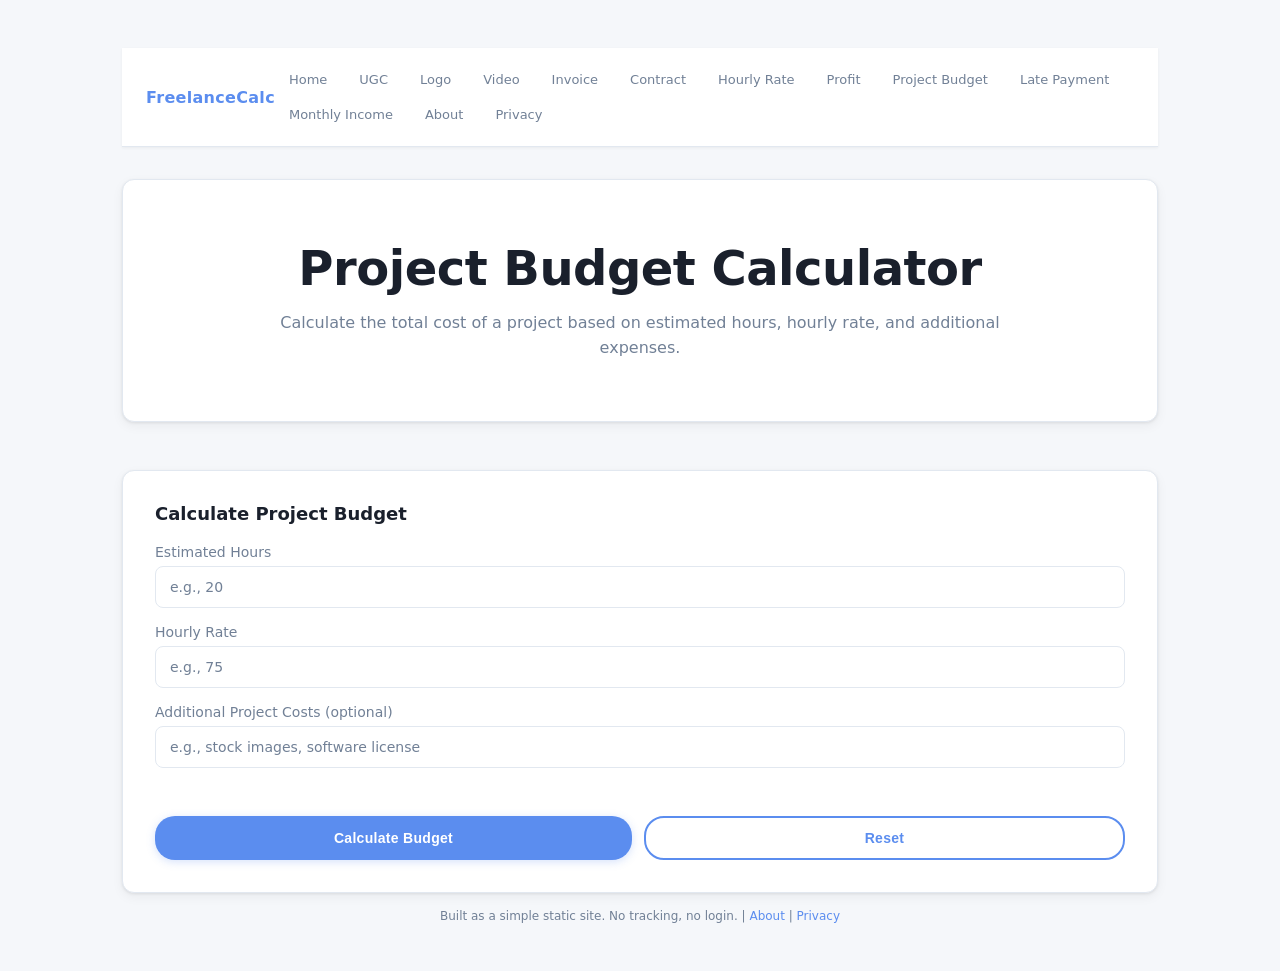
<file: project-budget.html/project-budget.html>
<!doctype html>
<html lang="en">
<head>
  <meta charset="utf-8" />
  <meta name="viewport" content="width=device-width, initial-scale=1" />
  <title>Project Budget Calculator</title>
  <meta name="description" content="Calculate total project cost including hours, rate, and additional expenses." />
  <link rel="stylesheet" href="../style.css/style.css" />
  <style>
    .form-section {
      display: grid;
      gap: 16px;
      margin-top: 20px;
    }
    
    .form-row {
      display: grid;
      gap: 12px;
    }
    
    @media (min-width: 720px) {
      .form-row.two-col {
        grid-template-columns: 1fr 1fr;
      }
    }
    
    label {
      display: flex;
      flex-direction: column;
      gap: 6px;
      font-size: 14px;
      color: var(--muted);
      font-weight: 500;
    }
    
    input, select {
      padding: 12px 14px;
      border-radius: 8px;
      border: 1px solid var(--border);
      background: var(--card);
      color: var(--text);
      font-size: 14px;
      font-family: inherit;
      transition: border-color 0.2s ease, box-shadow 0.2s ease;
    }

    input:focus, select:focus {
      border-color: var(--accent);
      box-shadow: 0 0 0 3px rgba(91,141,239,0.1);
      outline: none;
    }

    select option {
      color: var(--text);
      background: var(--card);
    }
    
    input::placeholder {
      color: var(--muted);
    }
    
    .button-group {
      display: flex;
      gap: 12px;
      margin-top: 24px;
      flex-wrap: wrap;
    }
    
    .button {
      flex: 1;
      min-width: 140px;
    }
    
    .button.secondary {
      background: transparent;
      color: var(--accent);
      border: 2px solid var(--accent);
      box-shadow: none;
    }
    
    .button.secondary:hover {
      background: rgba(91,141,239,0.08);
      border-color: #4873d1;
      color: #4873d1;
    }
    
    .pricing-tiers {
      display: grid;
      gap: 16px;
      margin-top: 24px;
    }
    
    @media (min-width: 720px) {
      .pricing-tiers {
        grid-template-columns: 1fr 1fr 1fr;
      }
    }
    
    .price-card {
      padding: 16px;
      border-radius: 12px;
      border: 1px solid var(--border);
      background: var(--card);
      box-shadow: var(--shadow);
      transition: all 0.2s ease;
    }

    .price-card:hover {
      border-color: rgba(91,141,239,0.3);
      box-shadow: 0 4px 12px rgba(91,141,239,0.1);
    }
    
    .price-card h3 {
      margin: 0 0 8px;
      font-size: 13px;
      color: var(--muted);
      text-transform: uppercase;
      letter-spacing: 0.5px;
    }
    
    .price-card .amount {
      font-size: 28px;
      font-weight: 700;
      color: var(--accent);
      margin: 0;
    }
    
    .explanation {
      margin-top: 16px;
      padding: 16px;
      border-radius: 10px;
      background: rgba(91,141,239,0.03);
      border: 1px solid var(--border);
      font-size: 13px;
      color: var(--muted);
      line-height: 1.6;
    }
    
    .copy-feedback {
      font-size: 12px;
      color: var(--accent);
      margin-top: 12px;
      display: none;
      font-weight: 500;
    }
    
    .copy-feedback.show {
      display: block;
    }
  </style>
</head>

<body>
  <div class="container">

    <div class="nav">
      <div class="brand">
        <a href="../index.html/index.html" style="color: var(--accent);">FreelanceCalc</a>
      </div>

      <div class="navlinks">
        <a href="../index.html/index.html">Home</a>
        <a href="../ugc.html/ugc.html">UGC</a>
        <a href="../logo.html/logo.html">Logo</a>
        <a href="../video.html/video.html">Video</a>
        <a href="../invoice.html/invoice.html">Invoice</a>
        <a href="../contract.html/contract.html">Contract</a>
        <a href="../hourly-rate.html/hourly-rate.html">Hourly Rate</a>
        <a href="../profit.html/profit.html">Profit</a>
        <a href="../project-budget.html/project-budget.html">Project Budget</a>
        <a href="../late-payment.html/late-payment.html">Late Payment</a>
        <a href="../monthly-income.html/monthly-income.html">Monthly Income</a>
        <a href="../about.html/about.html">About</a>
        <a href="../privacy.html/privacy.html">Privacy</a>
      </div>

      <button class="hamburger" onclick="toggleMobileMenu()">
        <span></span>
        <span></span>
        <span></span>
      </button>
    </div>

    <div class="mobile-menu" id="mobileMenu">
      <a href="../index.html/index.html">Home</a>
      <a href="../ugc.html/ugc.html">UGC</a>
      <a href="../logo.html/logo.html">Logo</a>
      <a href="../video.html/video.html">Video</a>
      <a href="../invoice.html/invoice.html">Invoice</a>
      <a href="../contract.html/contract.html">Contract</a>
      <a href="../hourly-rate.html/hourly-rate.html">Hourly Rate</a>
      <a href="../profit.html/profit.html">Profit</a>
      <a href="../project-budget.html/project-budget.html">Project Budget</a>
      <a href="../late-payment.html/late-payment.html">Late Payment</a>
      <a href="../monthly-income.html/monthly-income.html">Monthly Income</a>
      <a href="../about.html/about.html">About</a>
      <a href="../privacy.html/privacy.html">Privacy</a>
    </div>

    <div class="hero">
      <h1>Project Budget Calculator</h1>
      <p>
        Calculate the total cost of a project based on estimated hours, hourly rate, and additional expenses.
      </p>
    </div>

    <div class="grid">
      <div class="card">
        <h2>Calculate Project Budget</h2>
        
        <div class="form-section">
          <label>
            Estimated Hours
            <input type="number" id="estimatedHours" placeholder="e.g., 20" min="0.5" step="0.5" />
          </label>

          <label>
            Hourly Rate
            <input type="number" id="hourlyRate" placeholder="e.g., 75" min="0" step="1" />
          </label>

          <label>
            Additional Project Costs (optional)
            <input type="number" id="additionalCosts" placeholder="e.g., stock images, software license" min="0" step="10" />
          </label>

          <div class="button-group">
            <button class="button" onclick="calculateBudget()">Calculate Budget</button>
            <button class="button secondary" onclick="resetForm()">Reset</button>
          </div>
        </div>
      </div>

      <div class="card" id="resultsCard" style="display: none;">
        <h2>Project Budget</h2>
        
        <div class="pricing-tiers">
          <div class="price-card">
            <h3>Labor Cost</h3>
            <p class="amount" id="laborCost">$0</p>
          </div>
          <div class="price-card">
            <h3>Additional Costs</h3>
            <p class="amount" id="additionalDisplay">$0</p>
          </div>
          <div class="price-card">
            <h3>Total Budget</h3>
            <p class="amount" id="totalBudget">$0</p>
          </div>
        </div>

        <div class="explanation" id="explanation"></div>

        <div class="button-group">
          <button class="button secondary" onclick="copyResults()">Copy Results</button>
        </div>
        
        <div class="copy-feedback" id="copyFeedback">✓ Copied to clipboard!</div>
      </div>
    </div>

    <div class="footer">
      Built as a simple static site. No tracking, no login. | <a href="../about.html/about.html">About</a> | <a href="../privacy.html/privacy.html">Privacy</a>
    </div>

  </div>

  <script>
    function calculateBudget() {
      const estimatedHours = parseFloat(document.getElementById('estimatedHours').value);
      const hourlyRate = parseFloat(document.getElementById('hourlyRate').value);
      const additionalCosts = parseFloat(document.getElementById('additionalCosts').value) || 0;

      // Validation
      if (!estimatedHours || estimatedHours <= 0 || !hourlyRate || hourlyRate < 0) {
        alert('Please fill in estimated hours and hourly rate');
        return;
      }

      // Formula: project cost = (hours × hourly rate) + additional costs
      const laborCost = estimatedHours * hourlyRate;
      const totalBudget = laborCost + additionalCosts;

      // Display results
      document.getElementById('laborCost').textContent = '$' + laborCost.toFixed(2);
      document.getElementById('additionalDisplay').textContent = '$' + additionalCosts.toFixed(2);
      document.getElementById('totalBudget').textContent = '$' + totalBudget.toFixed(2);

      // Build explanation
      let explanation = `<strong>Budget Calculation:</strong><br>`;
      explanation += `Estimated hours: ${estimatedHours}<br>`;
      explanation += `Hourly rate: $${hourlyRate.toFixed(2)}<br>`;
      explanation += `<br>`;
      explanation += `<strong>Labor Cost:</strong><br>`;
      explanation += `${estimatedHours} hours × $${hourlyRate.toFixed(2)}/hr = $${laborCost.toFixed(2)}<br>`;
      
      if (additionalCosts > 0) {
        explanation += `<br>`;
        explanation += `<strong>Additional Costs:</strong><br>`;
        explanation += `$${additionalCosts.toFixed(2)}<br>`;
      }
      
      explanation += `<br>`;
      explanation += `<strong>Total Project Budget: $${totalBudget.toFixed(2)}</strong><br>`;
      explanation += `<br>`;
      explanation += `This is the total amount to quote to your client.`;

      document.getElementById('explanation').innerHTML = explanation;
      document.getElementById('resultsCard').style.display = 'block';

      // Hide copy feedback
      document.getElementById('copyFeedback').classList.remove('show');
    }

    function resetForm() {
      document.getElementById('estimatedHours').value = '';
      document.getElementById('hourlyRate').value = '';
      document.getElementById('additionalCosts').value = '';
      document.getElementById('resultsCard').style.display = 'none';
      document.getElementById('copyFeedback').classList.remove('show');
    }

    function copyResults() {
      const laborCost = document.getElementById('laborCost').textContent;
      const additionalDisplay = document.getElementById('additionalDisplay').textContent;
      const totalBudget = document.getElementById('totalBudget').textContent;
      
      const text = `Project Budget Summary\n\nLabor Cost: ${laborCost}\nAdditional Costs: ${additionalDisplay}\nTotal Budget: ${totalBudget}`;
      
      navigator.clipboard.writeText(text).then(() => {
        const feedback = document.getElementById('copyFeedback');
        feedback.classList.add('show');
        setTimeout(() => feedback.classList.remove('show'), 2000);
      });
    }

    // Allow Enter key to calculate
    document.addEventListener('keypress', (e) => {
      if (e.key === 'Enter') {
        calculateBudget();
      }
    });

    function toggleMobileMenu() {
      const menu = document.getElementById('mobileMenu');
      const hamburger = document.querySelector('.hamburger');
      menu.classList.toggle('active');
      hamburger.classList.toggle('active');
    }

    // Set up menu link click handlers on page load
    document.addEventListener('DOMContentLoaded', function() {
      const menu = document.getElementById('mobileMenu');
      const hamburger = document.querySelector('.hamburger');
      
      if (menu && hamburger) {
        menu.querySelectorAll('a').forEach(link => {
          link.addEventListener('click', () => {
            menu.classList.remove('active');
            hamburger.classList.remove('active');
          });
        });
      }
    });
  </script>
</body>
</html>
</file>
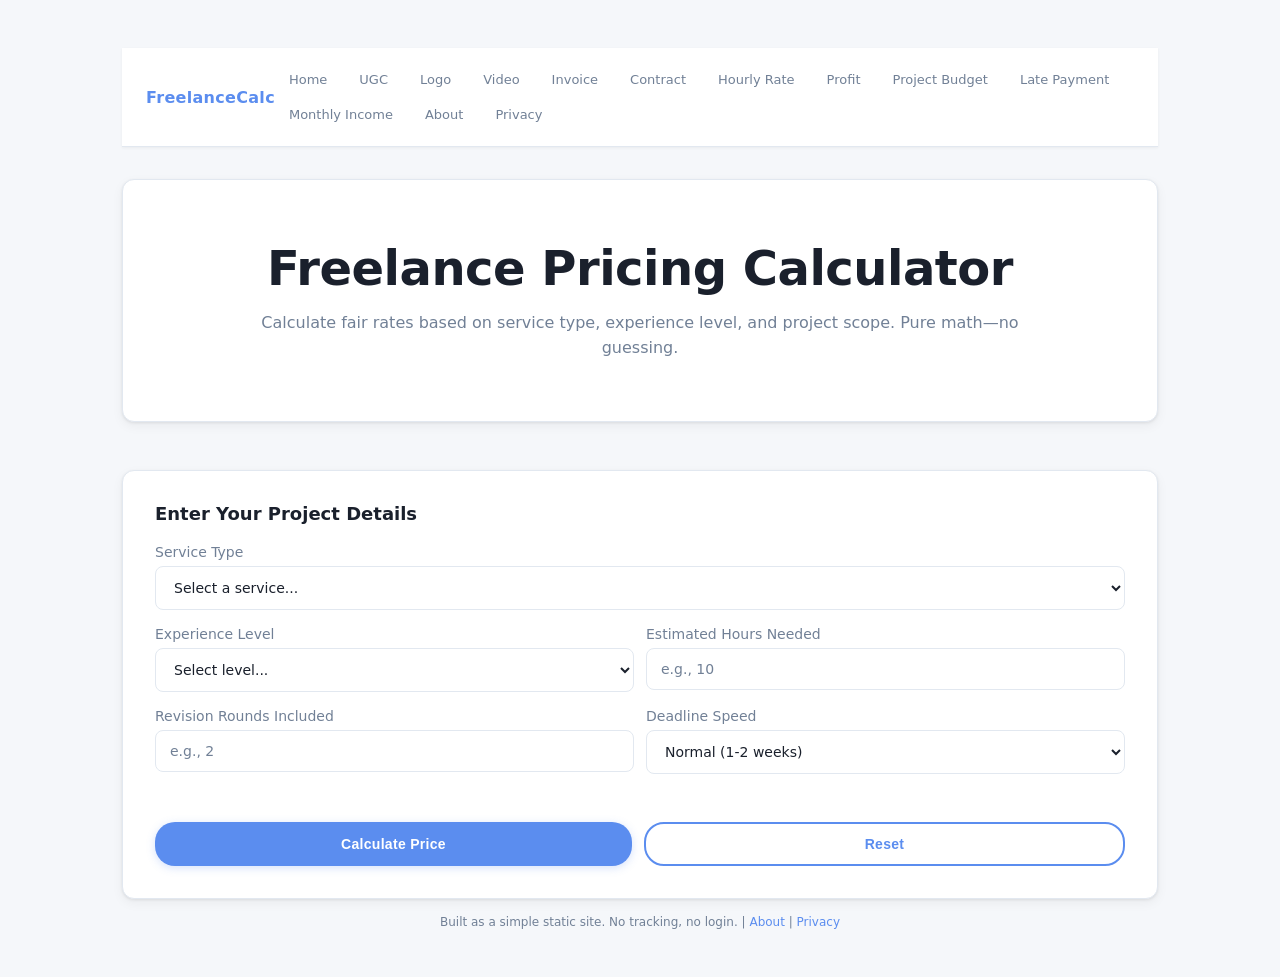
<file: ugc.html/ugc.html>
<!doctype html>
<html lang="en">
<head>
  <meta charset="utf-8" />
  <meta name="viewport" content="width=device-width, initial-scale=1" />
  <title>Freelance Pricing Calculator</title>
  <meta name="description" content="Calculate fair freelance rates based on service type, experience, and project scope." />
  <link rel="stylesheet" href="../style.css/style.css" />
  <style>
    .form-section {
      display: grid;
      gap: 16px;
      margin-top: 20px;
    }
    
    .form-row {
      display: grid;
      gap: 12px;
    }
    
    @media (min-width: 720px) {
      .form-row.two-col {
        grid-template-columns: 1fr 1fr;
      }
    }
    
    label {
      display: flex;
      flex-direction: column;
      gap: 6px;
      font-size: 14px;
      color: var(--muted);
      font-weight: 500;
    }
    
    input, select {
      padding: 12px 14px;
      border-radius: 8px;
      border: 1px solid var(--border);
      background: var(--card);
      color: var(--text);
      font-size: 14px;
      font-family: inherit;
      transition: border-color 0.2s ease, box-shadow 0.2s ease;
    }

    input:focus, select:focus {
      border-color: var(--accent);
      box-shadow: 0 0 0 3px rgba(91,141,239,0.1);
      outline: none;
    }

    select option {
      color: var(--text);
      background: var(--card);
    }
    
    input::placeholder {
      color: var(--muted);
    }
    
    .button-group {
      display: flex;
      gap: 12px;
      margin-top: 24px;
      flex-wrap: wrap;
    }
    
    .button {
      flex: 1;
      min-width: 140px;
    }
    
    .button.secondary {
      background: transparent;
      color: var(--accent);
      border: 2px solid var(--accent);
      box-shadow: none;
    }
    
    .button.secondary:hover {
      background: rgba(91,141,239,0.08);
      border-color: #4873d1;
      color: #4873d1;
    }
    
    .pricing-tiers {
      display: grid;
      gap: 16px;
      margin-top: 24px;
    }
    
    @media (min-width: 720px) {
      .pricing-tiers {
        grid-template-columns: 1fr 1fr 1fr;
      }
    }
    
    .price-card {
      padding: 16px;
      border-radius: 12px;
      border: 1px solid var(--border);
      background: var(--card);
      box-shadow: var(--shadow);
      transition: all 0.2s ease;
    }

    .price-card:hover {
      border-color: rgba(91,141,239,0.3);
      box-shadow: 0 4px 12px rgba(91,141,239,0.1);
    }
    
    .price-card h3 {
      margin: 0 0 8px;
      font-size: 13px;
      color: var(--muted);
      text-transform: uppercase;
      letter-spacing: 0.5px;
    }
    
    .price-card .amount {
      font-size: 28px;
      font-weight: 700;
      color: var(--accent);
      margin: 0;
    }
    
    .explanation {
      margin-top: 16px;
      padding: 16px;
      border-radius: 10px;
      background: rgba(91,141,239,0.03);
      border: 1px solid var(--border);
      font-size: 13px;
      color: var(--muted);
      line-height: 1.6;
    }
    
    .copy-feedback {
      font-size: 12px;
      color: var(--accent);
      margin-top: 12px;
      display: none;
      font-weight: 500;
    }
    
    .copy-feedback.show {
      display: block;
    }
  </style>
</head>

<body>
  <div class="container">

    <div class="nav">
      <div class="brand">
        <a href="../index.html/index.html" style="color: var(--accent);">FreelanceCalc</a>
      </div>

      <div class="navlinks">
        <a href="../index.html/index.html">Home</a>
        <a href="../ugc.html/ugc.html">UGC</a>
        <a href="../logo.html/logo.html">Logo</a>
        <a href="../video.html/video.html">Video</a>
        <a href="../invoice.html/invoice.html">Invoice</a>
        <a href="../contract.html/contract.html">Contract</a>
        <a href="../hourly-rate.html/hourly-rate.html">Hourly Rate</a>
        <a href="../profit.html/profit.html">Profit</a>
        <a href="../project-budget.html/project-budget.html">Project Budget</a>
        <a href="../late-payment.html/late-payment.html">Late Payment</a>
        <a href="../monthly-income.html/monthly-income.html">Monthly Income</a>
        <a href="../about.html/about.html">About</a>
        <a href="../privacy.html/privacy.html">Privacy</a>
      </div>

      <button class="hamburger" onclick="toggleMobileMenu()">
        <span></span>
        <span></span>
        <span></span>
      </button>
    </div>

    <div class="mobile-menu" id="mobileMenu">
      <a href="../index.html/index.html">Home</a>
      <a href="../ugc.html/ugc.html">UGC</a>
      <a href="../logo.html/logo.html">Logo</a>
      <a href="../video.html/video.html">Video</a>
      <a href="../invoice.html/invoice.html">Invoice</a>
      <a href="../contract.html/contract.html">Contract</a>
      <a href="../hourly-rate.html/hourly-rate.html">Hourly Rate</a>
      <a href="../profit.html/profit.html">Profit</a>
      <a href="../project-budget.html/project-budget.html">Project Budget</a>
      <a href="../late-payment.html/late-payment.html">Late Payment</a>
      <a href="../monthly-income.html/monthly-income.html">Monthly Income</a>
      <a href="../about.html/about.html">About</a>
      <a href="../privacy.html/privacy.html">Privacy</a>
    </div>

    <div class="hero">
      <h1>Freelance Pricing Calculator</h1>
      <p>
        Calculate fair rates based on service type, experience level, and project scope.
        Pure math—no guessing.
      </p>
    </div>

    <div class="grid">
      <div class="card">
        <h2>Enter Your Project Details</h2>
        
        <div class="form-section">
          <label>
            Service Type
            <select id="serviceType">
              <option value="">Select a service...</option>
              <option value="video">Video Editing</option>
              <option value="ugc">UGC Content</option>
              <option value="thumbnail">Thumbnail Design</option>
              <option value="graphic">Graphic Design</option>
              <option value="web">Web Design</option>
              <option value="social">Social Media Management</option>
            </select>
          </label>

          <div class="form-row two-col">
            <label>
              Experience Level
              <select id="experience">
                <option value="">Select level...</option>
                <option value="beginner">Beginner</option>
                <option value="intermediate">Intermediate</option>
                <option value="advanced">Advanced</option>
              </select>
            </label>

            <label>
              Estimated Hours Needed
              <input type="number" id="hours" placeholder="e.g., 10" min="0.5" step="0.5" />
            </label>
          </div>

          <div class="form-row two-col">
            <label>
              Revision Rounds Included
              <input type="number" id="revisions" placeholder="e.g., 2" min="0" step="1" />
            </label>

            <label>
              Deadline Speed
              <select id="deadline">
                <option value="normal">Normal (1-2 weeks)</option>
                <option value="rush">Rush (3-5 days, +25%)</option>
              </select>
            </label>
          </div>

          <div class="button-group">
            <button class="button" onclick="calculatePrice()">Calculate Price</button>
            <button class="button secondary" onclick="resetForm()">Reset</button>
          </div>
        </div>
      </div>

      <div class="card" id="resultsCard" style="display: none;">
        <h2>Recommended Pricing</h2>
        
        <div class="pricing-tiers">
          <div class="price-card">
            <h3>Minimum Rate</h3>
            <p class="amount" id="minPrice">$0</p>
          </div>
          <div class="price-card">
            <h3>Fair Price</h3>
            <p class="amount" id="fairPrice">$0</p>
          </div>
          <div class="price-card">
            <h3>Premium Rate</h3>
            <p class="amount" id="premiumPrice">$0</p>
          </div>
        </div>

        <div class="explanation" id="explanation"></div>

        <div class="button-group">
          <button class="button secondary" onclick="copyResults()">Copy Results</button>
        </div>
        
        <div class="copy-feedback" id="copyFeedback">✓ Copied to clipboard!</div>
      </div>
    </div>

    <div class="footer">
      Built as a simple static site. No tracking, no login. | <a href="../about.html/about.html">About</a> | <a href="../privacy.html/privacy.html">Privacy</a>
    </div>

  </div>

  <script>
    // Base rates depending on service type and experience
    // UGC rates are per video, others are per hour
    const baseRates = {
      video: {
        beginner: 30,
        intermediate: 60,
        advanced: 120
      },
      ugc: {
        beginner: 75,
        intermediate: 150,
        advanced: 300
      },
      thumbnail: {
        beginner: 35,
        intermediate: 50,
        advanced: 70
      },
      graphic: {
        beginner: 40,
        intermediate: 60,
        advanced: 90
      },
      web: {
        beginner: 50,
        intermediate: 80,
        advanced: 120
      },
      social: {
        beginner: 35,
        intermediate: 55,
        advanced: 85
      }
    };

    // Additional revision cost per round past the first
    const extraRevisionCost = 25;  // flat fee for each revision after the first

    function calculatePrice() {
      const serviceType = document.getElementById('serviceType').value;
      const experience = document.getElementById('experience').value;
      const hours = parseFloat(document.getElementById('hours').value);
      const revisions = parseInt(document.getElementById('revisions').value) || 0;
      const deadline = document.getElementById('deadline').value;

      // Validation
      if (!serviceType || !experience || !hours || hours <= 0) {
        alert('Please fill in all required fields (Service Type, Experience, Hours)');
        return;
      }

      // Determine base rate from service and experience
      const baseRate = baseRates[serviceType][experience];
      // laborCost either hours×rate or videos×rate depending on service semantics
      const laborCost = baseRate * hours;

      // Revision pricing: first revision free
      const paidRevisions = Math.max(revisions - 1, 0);
      const revisionCost = paidRevisions * extraRevisionCost;

      // Calculate subtotal (labor + revisions)
      let subtotal = laborCost + revisionCost;

      // Apply rush deadline fee (+25%)
      if (deadline === 'rush') {
        subtotal = subtotal * 1.25;
      }

      // Calculate three price tiers
      const minimumPrice = Math.round(subtotal);
      const fairPrice = Math.round(subtotal * 1.2);  // 20% markup
      const premiumPrice = Math.round(subtotal * 1.5); // 50% markup

      // Display results
      document.getElementById('minPrice').textContent = '$' + minimumPrice.toLocaleString();
      document.getElementById('fairPrice').textContent = '$' + fairPrice.toLocaleString();
      document.getElementById('premiumPrice').textContent = '$' + premiumPrice.toLocaleString();

      // Build explanation
      const serviceLabels = {
        video: 'Video Editing',
        ugc: 'UGC Content',
        thumbnail: 'Thumbnail Design',
        graphic: 'Graphic Design',
        web: 'Web Design',
        social: 'Social Media Management'
      };

      const experienceLabels = {
        beginner: 'Beginner',
        intermediate: 'Intermediate',
        advanced: 'Advanced'
      };

      let explanation = `<strong>Price Calculation:</strong><br>`;
      explanation += `Service: ${serviceLabels[serviceType]}<br>`;
      explanation += `Experience level: ${experienceLabels[experience]}<br>`;
      explanation += `Base rate: $${baseRate.toFixed(2)} ${serviceType === 'ugc' ? 'per video' : '/hr'}<br>`;
      explanation += `Quantity: ${hours} ${serviceType === 'ugc' ? 'video(s)' : 'hr'}<br>`;
      explanation += `Labor cost: $${laborCost.toFixed(2)}<br>`;
      
      if (revisions > 0) {
        explanation += `Revisions included: 1<br>`;
        explanation += `Additional revisions (${paidRevisions}) × $${extraRevisionCost} = $${revisionCost}<br>`;
      }
      
      if (deadline === 'rush') {
        explanation += `Rush fee applied: +25%<br>`;
      }
      
      explanation += `<br><strong>Final subtotal:</strong> $${subtotal.toFixed(2)}<br>`;
      explanation += `<br><strong>Price tiers:</strong><br>`;
      explanation += `Minimum: $${minimumPrice}<br>`;
      explanation += `Fair market: $${fairPrice}<br>`;
      explanation += `Premium: $${premiumPrice}`;

      document.getElementById('explanation').innerHTML = explanation;
      document.getElementById('resultsCard').style.display = 'block';

      // Hide copy feedback
      document.getElementById('copyFeedback').classList.remove('show');
    }

    function resetForm() {
      document.getElementById('serviceType').value = '';
      document.getElementById('experience').value = '';
      document.getElementById('hours').value = '';
      document.getElementById('revisions').value = '';
      document.getElementById('deadline').value = 'normal';
      document.getElementById('resultsCard').style.display = 'none';
      document.getElementById('copyFeedback').classList.remove('show');
    }

    function copyResults() {
      const minPrice = document.getElementById('minPrice').textContent;
      const fairPrice = document.getElementById('fairPrice').textContent;
      const premiumPrice = document.getElementById('premiumPrice').textContent;
      
      const text = `Freelance Pricing Summary\n\nMinimum Rate: ${minPrice}\nFair Price: ${fairPrice}\nPremium Rate: ${premiumPrice}`;
      
      navigator.clipboard.writeText(text).then(() => {
        const feedback = document.getElementById('copyFeedback');
        feedback.classList.add('show');
        setTimeout(() => feedback.classList.remove('show'), 2000);
      });
    }

    // Allow Enter key to calculate
    document.addEventListener('keypress', (e) => {
      if (e.key === 'Enter') {
        calculatePrice();
      }
    });

    function toggleMobileMenu() {
      const menu = document.getElementById('mobileMenu');
      const hamburger = document.querySelector('.hamburger');
      menu.classList.toggle('active');
      hamburger.classList.toggle('active');
    }

    // Set up menu link click handlers on page load
    document.addEventListener('DOMContentLoaded', function() {
      const menu = document.getElementById('mobileMenu');
      const hamburger = document.querySelector('.hamburger');
      
      if (menu && hamburger) {
        menu.querySelectorAll('a').forEach(link => {
          link.addEventListener('click', () => {
            menu.classList.remove('active');
            hamburger.classList.remove('active');
          });
        });
      }
    });
  </script>
</body>
</html>
</file>
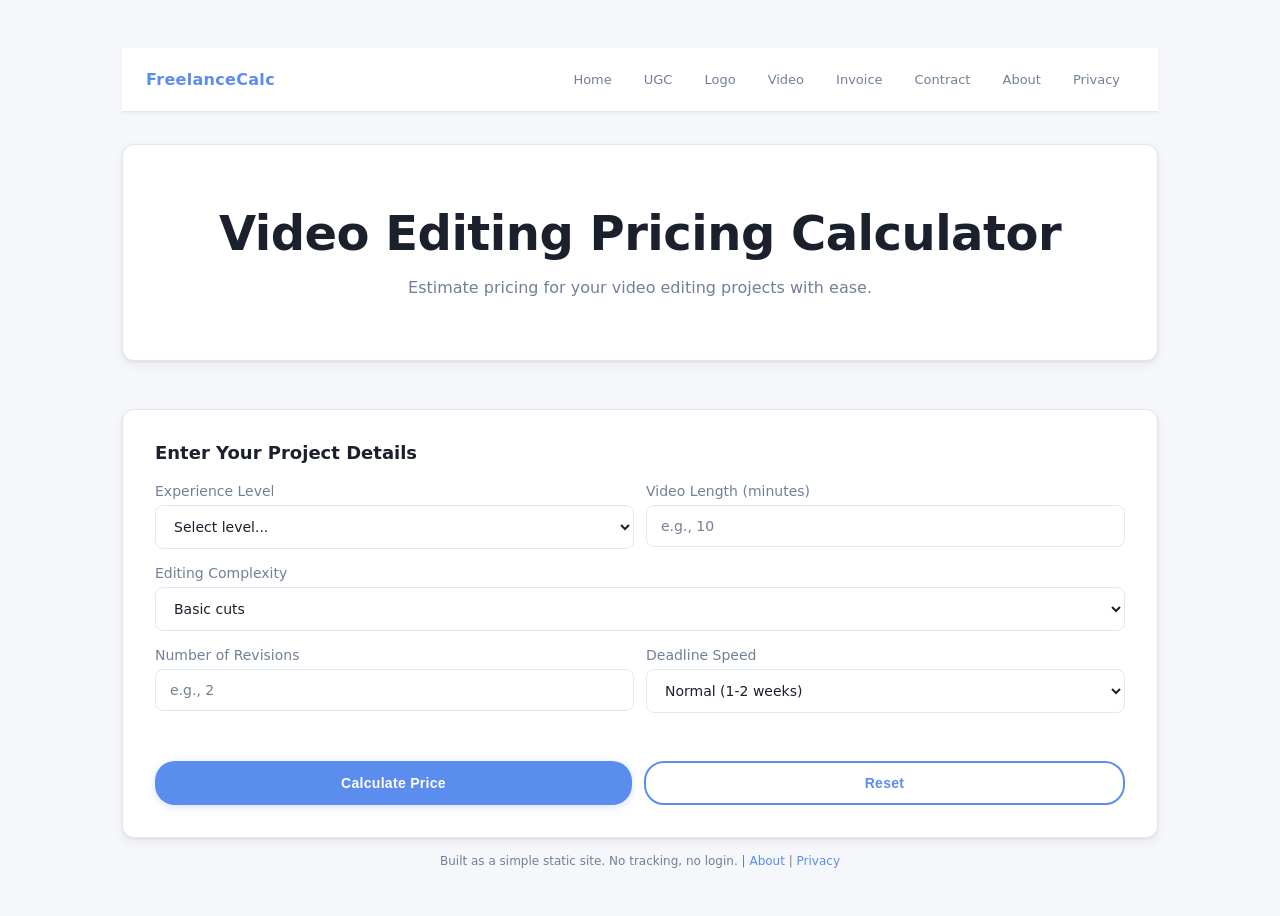
<file: video.html/video.html>
<!doctype html>
<html lang="en">
<head>
  <meta charset="utf-8" />
  <meta name="viewport" content="width=device-width, initial-scale=1" />
  <title>Video Editing Pricing Calculator</title>
  <meta name="description" content="Estimate pricing for short-form and long-form editing projects." />
  <link rel="stylesheet" href="../style.css/style.css" />
  <style>
    /* duplicate form-specific styles from ugc.html to keep layout consistent */
    .form-section {
      display: grid;
      gap: 16px;
      margin-top: 20px;
    }

    .form-row {
      display: grid;
      gap: 12px;
    }

    @media (min-width: 720px) {
      .form-row.two-col {
        grid-template-columns: 1fr 1fr;
      }
    }

    label {
      display: flex;
      flex-direction: column;
      gap: 6px;
      font-size: 14px;
      color: var(--muted);
      font-weight: 500;
    }

    input, select {
      padding: 12px 14px;
      border-radius: 8px;
      border: 1px solid var(--border);
      background: var(--card);
      color: var(--text);
      font-size: 14px;
      font-family: inherit;
      transition: border-color 0.2s ease, box-shadow 0.2s ease;
    }

    input:focus, select:focus {
      border-color: var(--accent);
      box-shadow: 0 0 0 3px rgba(91,141,239,0.1);
      outline: none;
    }

    select option {
      color: var(--text);
      background: var(--card);
    }

    input::placeholder {
      color: var(--muted);
    }

    .button-group {
      display: flex;
      gap: 12px;
      margin-top: 24px;
      flex-wrap: wrap;
    }

    .button {
      flex: 1;
      min-width: 140px;
    }

    .button.secondary {
      background: transparent;
      color: var(--accent);
      border: 2px solid var(--accent);
      box-shadow: none;
    }

    .button.secondary:hover {
      background: rgba(91,141,239,0.08);
      border-color: #4873d1;
      color: #4873d1;
    }

    .pricing-tiers {
      display: grid;
      gap: 16px;
      margin-top: 24px;
    }

    @media (min-width: 720px) {
      .pricing-tiers {
        grid-template-columns: 1fr 1fr 1fr;
      }
    }

    .price-card {
      padding: 16px;
      border-radius: 12px;
      border: 1px solid var(--border);
      background: var(--card);
      box-shadow: var(--shadow);
      transition: all 0.2s ease;
    }

    .price-card:hover {
      border-color: rgba(91,141,239,0.3);
      box-shadow: 0 4px 12px rgba(91,141,239,0.1);
    }

    .price-card h3 {
      margin: 0 0 8px;
      font-size: 13px;
      color: var(--muted);
      text-transform: uppercase;
      letter-spacing: 0.5px;
    }

    .price-card .amount {
      font-size: 28px;
      font-weight: 700;
      color: var(--accent);
      margin: 0;
    }

    .explanation {
      margin-top: 16px;
      padding: 16px;
      border-radius: 10px;
      background: rgba(91,141,239,0.03);
      border: 1px solid var(--border);
      font-size: 13px;
      color: var(--muted);
      line-height: 1.6;
    }

    .copy-feedback {
      font-size: 12px;
      color: var(--accent);
      margin-top: 12px;
      display: none;
      font-weight: 500;
    }

    .copy-feedback.show {
      display: block;
    }
  </style>
</head>

<body>
  <div class="container">

    <div class="nav">
      <div class="brand">
        <a href="../index.html/index.html" style="color: var(--accent);">FreelanceCalc</a>
      </div>

      <div class="navlinks">
        <a href="../index.html/index.html">Home</a>
        <a href="../ugc.html/ugc.html">UGC</a>
        <a href="../logo.html/logo.html">Logo</a>
        <a href="../video.html/video.html">Video</a>
        <a href="../invoice.html/invoice.html">Invoice</a>
        <a href="../contract.html/contract.html">Contract</a>
        <a href="../about.html/about.html">About</a>
        <a href="../privacy.html/privacy.html">Privacy</a>
      </div>

      <button class="hamburger" onclick="toggleMobileMenu()">
        <span></span>
        <span></span>
        <span></span>
      </button>
    </div>

    <div class="mobile-menu" id="mobileMenu">
      <a href="../index.html/index.html">Home</a>
      <a href="../ugc.html/ugc.html">UGC</a>
      <a href="../logo.html/logo.html">Logo</a>
      <a href="../video.html/video.html">Video</a>
      <a href="../invoice.html/invoice.html">Invoice</a>
      <a href="../contract.html/contract.html">Contract</a>
      <a href="../about.html/about.html">About</a>
      <a href="../privacy.html/privacy.html">Privacy</a>
    </div>

    <div class="hero">
      <h1>Video Editing Pricing Calculator</h1>
      <p>
        Estimate pricing for your video editing projects with ease.
      </p>
    </div>

    <div class="grid">
      <div class="card">
        <h2>Enter Your Project Details</h2>
        
        <div class="form-section">
          <div class="form-row two-col">
            <label>
              Experience Level
              <select id="experience">
                <option value="">Select level...</option>
                <option value="beginner">Beginner</option>
                <option value="intermediate">Intermediate</option>
                <option value="advanced">Advanced</option>
              </select>
            </label>

            <label>
              Video Length (minutes)
              <input type="number" id="length" placeholder="e.g., 10" min="0.5" step="0.5" />
            </label>
          </div>

          <label>
            Editing Complexity
            <select id="complexity">
              <option value="basic">Basic cuts</option>
              <option value="standard">Standard editing</option>
              <option value="heavy">Heavy effects</option>
            </select>
          </label>

          <div class="form-row two-col">
            <label>
              Number of Revisions
              <input type="number" id="revisions" placeholder="e.g., 2" min="0" step="1" />
            </label>

            <label>
              Deadline Speed
              <select id="deadline">
                <option value="normal">Normal (1-2 weeks)</option>
                <option value="rush">Rush (3-5 days, +25%)</option>
              </select>
            </label>
          </div>

          <div class="button-group">
            <button class="button" onclick="calculatePrice()">Calculate Price</button>
            <button class="button secondary" onclick="resetForm()">Reset</button>
          </div>
        </div>
      </div>

      <div class="card" id="resultsCard" style="display: none;">
        <h2>Recommended Pricing</h2>
        
        <div class="pricing-tiers">
          <div class="price-card">
            <h3>Minimum Price</h3>
            <p class="amount" id="minPrice">$0</p>
          </div>
          <div class="price-card">
            <h3>Fair Price</h3>
            <p class="amount" id="fairPrice">$0</p>
          </div>
          <div class="price-card">
            <h3>Premium Price</h3>
            <p class="amount" id="premiumPrice">$0</p>
          </div>
        </div>

        <div class="explanation" id="explanation"></div>

        <div class="button-group">
          <button class="button secondary" onclick="copyResults()">Copy Results</button>
        </div>
        
        <div class="copy-feedback" id="copyFeedback">✓ Copied to clipboard!</div>
      </div>
    </div>

    <div class="footer">
      Built as a simple static site. No tracking, no login. | <a href="../about.html/about.html">About</a> | <a href="../privacy.html/privacy.html">Privacy</a>
    </div>

  </div>

  <script>
    // Base hourly rates by experience level for video editing
    const baseRateByExperience = {
      beginner: 30,
      intermediate: 60,
      advanced: 120
    };

    // Complexity multipliers
    const complexityMultiplier = {
      basic: 1.0,
      standard: 1.3,
      heavy: 1.6
    };

    // Extra revision cost after first
    const extraRevisionCost = 25;

    function calculatePrice() {
      const experience = document.getElementById('experience').value;
      const length = parseFloat(document.getElementById('length').value);
      const complexity = document.getElementById('complexity').value;
      const revisions = parseInt(document.getElementById('revisions').value) || 0;
      const deadline = document.getElementById('deadline').value;

      if (!experience || !length || length <= 0) {
        alert('Please fill in all required fields (Experience, Length)');
        return;
      }

      const baseRate = baseRateByExperience[experience];
      const multiplier = complexityMultiplier[complexity];
      const laborCost = baseRate * length * multiplier;

      const paidRevisions = Math.max(revisions - 1, 0);
      const revisionCost = paidRevisions * extraRevisionCost;

      let subtotal = laborCost + revisionCost;
      if (deadline === 'rush') {
        subtotal *= 1.25;
      }

      const minimumPrice = Math.round(subtotal);
      const fairPrice = Math.round(subtotal * 1.2);
      const premiumPrice = Math.round(subtotal * 1.5);

      document.getElementById('minPrice').textContent = '$' + minimumPrice.toLocaleString();
      document.getElementById('fairPrice').textContent = '$' + fairPrice.toLocaleString();
      document.getElementById('premiumPrice').textContent = '$' + premiumPrice.toLocaleString();

      const experienceLabels = {beginner:'Beginner',intermediate:'Intermediate',advanced:'Advanced'};
      const complexityLabels = {basic:'Basic cuts',standard:'Standard editing',heavy:'Heavy effects'};

      let explanation = `<strong>Price Calculation:</strong><br>`;
      explanation += `Experience: ${experienceLabels[experience]}<br>`;
      explanation += `Base rate: $${baseRate}/hr<br>`;
      explanation += `Length: ${length} min<br>`;
      explanation += `Complexity multiplier: ${multiplier}x (${complexityLabels[complexity]})<br>`;
      explanation += `Labor cost: $${laborCost.toFixed(2)}<br>`;
      if (revisions > 0) {
        explanation += `Revisions included: 1<br>`;
        explanation += `Additional revisions (${paidRevisions}) × $${extraRevisionCost} = $${revisionCost}<br>`;
      }
      if (deadline === 'rush') {
        explanation += `Rush fee: +25%<br>`;
      }
      explanation += `<br><strong>Final subtotal:</strong> $${subtotal.toFixed(2)}<br>`;
      explanation += `<br><strong>Price tiers:</strong><br>`;
      explanation += `Minimum: $${minimumPrice}<br>`;
      explanation += `Fair market: $${fairPrice}<br>`;
      explanation += `Premium: $${premiumPrice}`;

      document.getElementById('explanation').innerHTML = explanation;
      document.getElementById('resultsCard').style.display = 'block';
      document.getElementById('copyFeedback').classList.remove('show');
    }

    function resetForm() {
      document.getElementById('experience').value = '';
      document.getElementById('length').value = '';
      document.getElementById('complexity').value = 'basic';
      document.getElementById('revisions').value = '';
      document.getElementById('deadline').value = 'normal';
      document.getElementById('resultsCard').style.display = 'none';
      document.getElementById('copyFeedback').classList.remove('show');
    }

    function copyResults() {
      const minPrice = document.getElementById('minPrice').textContent;
      const fairPrice = document.getElementById('fairPrice').textContent;
      const premiumPrice = document.getElementById('premiumPrice').textContent;
      const text = `Video Editing Pricing\n\nMinimum Price: ${minPrice}\nFair Price: ${fairPrice}\nPremium Price: ${premiumPrice}`;
      navigator.clipboard.writeText(text).then(() => {
        const feedback = document.getElementById('copyFeedback');
        feedback.classList.add('show');
        setTimeout(() => feedback.classList.remove('show'), 2000);
      });
    }

    document.addEventListener('keypress', (e) => {
      if (e.key === 'Enter') {
        calculatePrice();
      }
    });

    function toggleMobileMenu() {
      const menu = document.getElementById('mobileMenu');
      const hamburger = document.querySelector('.hamburger');
      menu.classList.toggle('active');
      hamburger.classList.toggle('active');
    }

    // Set up menu link click handlers on page load
    document.addEventListener('DOMContentLoaded', function() {
      const menu = document.getElementById('mobileMenu');
      const hamburger = document.querySelector('.hamburger');
      
      if (menu && hamburger) {
        menu.querySelectorAll('a').forEach(link => {
          link.addEventListener('click', () => {
            menu.classList.remove('active');
            hamburger.classList.remove('active');
          });
        });
      }
    });
  </script>
</body>
</html>
</file>
<file: style.css/style.css>
:root {
  --bg: #f5f7fa;
  --card: #ffffff;
  --text: #1a202c;
  --muted: #718096;
  --accent: #5b8def;
  --border: #e2e8f0;
  --shadow: 0 1px 3px rgba(0,0,0,0.08), 0 4px 12px rgba(0,0,0,0.05);
  --radius: 12px;
  --max: 1100px;
  --font: system-ui, -apple-system, Segoe UI, Roboto, Arial, sans-serif;
}

* { box-sizing: border-box; }

body {
  margin: 0;
  font-family: var(--font);
  background: var(--bg);
  color: var(--text);
  min-height: 100vh;
}

a { color: inherit; text-decoration: none; }

.container {
  max-width: var(--max);
  width: 100%;
  margin: 0 auto;
  padding: 40px 24px;
}

.nav {
  display: flex;
  justify-content: space-between;
  align-items: center;
  padding: 16px 24px;
  background: var(--card);
  border-bottom: 1px solid var(--border);
  position: sticky;
  top: 0;
  z-index: 1000;
  box-shadow: 0 1px 3px rgba(0,0,0,0.05);
}

.brand {
  display: flex;
  align-items: center;
  gap: 8px;
  font-weight: 800;
  font-size: 16px;
  letter-spacing: 0.3px;
  color: var(--accent);
}

.brand a {
  display: flex;
  align-items: center;
  gap: 8px;
  text-decoration: none;
  color: var(--accent);
}

.badge {
  font-size: 11px;
  padding: 4px 8px;
  border-radius: 4px;
  background: rgba(91,141,239,0.1);
  color: var(--accent);
  font-weight: 600;
  letter-spacing: 0.5px;
}

.navlinks {
  display: flex;
  gap: 4px;
  align-items: center;
  flex-wrap: wrap;
}

.navlinks a {
  padding: 8px 14px;
  border-radius: 6px;
  color: var(--muted);
  font-size: 13px;
  font-weight: 500;
  transition: all 0.2s ease;
  white-space: nowrap;
}

.navlinks a:hover {
  color: var(--accent);
  background: rgba(91,141,239,0.08);
}

/* Hamburger Menu */
.hamburger {
  display: none;
  flex-direction: column;
  gap: 5px;
  background: none;
  border: none;
  cursor: pointer;
  padding: 8px;
  align-items: center;
}

.hamburger span {
  display: block;
  width: 24px;
  height: 2px;
  background: var(--text);
  border-radius: 2px;
  transition: all 0.3s ease;
  transform-origin: center center;
}

.hamburger.active span:nth-child(1) {
  transform: translateY(9px) rotate(45deg);
}

.hamburger.active span:nth-child(2) {
  opacity: 0;
}

.hamburger.active span:nth-child(3) {
  transform: translateY(-9px) rotate(-45deg);
}

/* Mobile Menu */
.mobile-menu {
  display: none;
  position: fixed;
  top: 60px;
  left: 0;
  right: 0;
  width: 100%;
  background: var(--card);
  border-bottom: 1px solid var(--border);
  box-shadow: 0 2px 8px rgba(0,0,0,0.05);
  z-index: 999;
}

.mobile-menu.active {
  display: block;
  animation: slideDown 0.3s ease;
}

@keyframes slideDown {
  from {
    opacity: 0;
    transform: translateY(-10px);
  }
  to {
    opacity: 1;
    transform: translateY(0);
  }
}

.mobile-menu a {
  display: block;
  padding: 14px 20px;
  color: var(--muted);
  font-size: 14px;
  border-bottom: 1px solid var(--border);
  transition: all 0.2s ease;
  font-weight: 500;
}

.mobile-menu a:hover {
  color: var(--accent);
  background: rgba(91,141,239,0.05);
}

/* Responsive */
@media (max-width: 768px) {
  :root {
    --radius: 10px;
  }

  .nav {
    padding: 14px 16px;
    gap: 16px;
  }

  .brand {
    font-size: 15px;
  }

  .navlinks {
    display: none;
  }

  .hamburger {
    display: flex;
  }

  .container {
    padding: 20px 16px;
  }

  .hero {
    margin-top: 16px;
    margin-bottom: 32px;
    padding: 32px 20px;
    border-radius: 10px;
  }

  .hero h1 {
    font-size: 32px;
    margin-bottom: 8px;
  }

  .hero-subtitle {
    margin-bottom: 12px;
    font-size: 11px;
    padding: 6px 12px;
  }

  .hero p {
    font-size: 14px;
    line-height: 1.5;
  }

  .grid {
    gap: 16px;
    margin-top: 24px;
  }

  .card {
    padding: 20px;
    margin-bottom: 0;
    border-radius: 10px;
  }

  .card h2 {
    font-size: 16px;
    margin-bottom: 10px;
  }

  .card p {
    font-size: 13px;
    margin-bottom: 16px;
  }

  .button {
    padding: 10px 20px;
    font-size: 13px;
    width: 100%;
    border-radius: 16px;
  }

  .button.secondary {
    width: auto;
    padding: 10px 18px;
  }

  .mobile-menu {
    max-height: 300px;
    overflow-y: auto;
  }

  .mobile-menu a {
    padding: 14px 20px;
    font-size: 14px;
  }

  .footer {
    font-size: 11px;
    margin-top: 24px;
    padding: 16px 0;
  }
}

@media (max-width: 480px) {
  .container {
    padding: 16px 12px;
  }

  .nav {
    padding: 12px 12px;
  }

  .hero {
    padding: 24px 16px;
    margin-top: 12px;
    margin-bottom: 24px;
  }

  .hero h1 {
    font-size: 28px;
  }

  .card {
    padding: 16px;
  }

  .button {
    padding: 9px 16px;
    font-size: 12px;
  }
}

.hero {
  margin-top: 32px;
  margin-bottom: 48px;
  padding: 60px 48px;
  border-radius: var(--radius);
  border: 1px solid var(--border);
  background: var(--card);
  box-shadow: var(--shadow);
  position: relative;
  overflow: hidden;
  text-align: center;
}

.hero h1 {
  margin: 0 0 12px;
  font-size: 48px;
  line-height: 1.2;
  font-weight: 800;
  letter-spacing: -0.5px;
  position: relative;
  z-index: 1;
  color: var(--text);
}

.hero-subtitle {
  display: inline-block;
  margin-bottom: 16px;
  padding: 8px 16px;
  font-size: 13px;
  font-weight: 600;
  letter-spacing: 0.8px;
  text-transform: uppercase;
  color: var(--accent);
  background: rgba(91,141,239,0.1);
  border-radius: 20px;
  position: relative;
  z-index: 1;
}

.hero p {
  margin: 0;
  color: var(--muted);
  max-width: 75ch;
  font-size: 16px;
  line-height: 1.6;
  position: relative;
  z-index: 1;
  margin-left: auto;
  margin-right: auto;
}

.grid {
  display: grid;
  grid-template-columns: repeat(12, 1fr);
  gap: 28px;
  margin-top: 32px;
}

.card {
  grid-column: span 12;
  background: var(--card);
  border: 1px solid var(--border);
  border-radius: var(--radius);
  padding: 32px;
  transition: all 0.25s ease;
  box-shadow: var(--shadow);
  position: relative;
  overflow: hidden;
}

.card:hover {
  transform: translateY(-4px);
  border: 1px solid rgba(91,141,239,0.3);
  box-shadow: 0 8px 24px rgba(91,141,239,0.12), 0 2px 8px rgba(0,0,0,0.08);
}

@media (min-width: 820px) {
  .card.half { grid-column: span 6; }
  .card.third { grid-column: span 4; }
}

.card h2 {
  margin: 0 0 12px;
  font-size: 18px;
  font-weight: 700;
  position: relative;
  z-index: 1;
  color: var(--text);
}

.card p {
  margin: 0 0 24px;
  color: var(--muted);
  line-height: 1.6;
  position: relative;
  z-index: 1;
}

.button {
  display: inline-flex;
  align-items: center;
  justify-content: center;
  gap: 10px;
  margin-top: 8px;
  background: var(--accent);
  color: white;
  border: none;
  border-radius: 20px;
  padding: 12px 28px;
  font-weight: 700;
  font-size: 14px;
  cursor: pointer;
  transition: all 0.2s ease;
  box-shadow: 0 2px 8px rgba(91,141,239,0.25);
  text-transform: none;
  letter-spacing: 0.3px;
  position: relative;
  overflow: hidden;
}

.button:hover {
  transform: translateY(-2px);
  box-shadow: 0 6px 16px rgba(91,141,239,0.35);
  background: #4873d1;
}

.button.secondary {
  background: transparent;
  color: var(--accent);
  border: 2px solid var(--accent);
  box-shadow: none;
}

.button.secondary:hover {
  background: rgba(91,141,239,0.08);
  border-color: #4873d1;
  color: #4873d1;
  box-shadow: 0 2px 8px rgba(91,141,239,0.15);
}

.form {
  display: grid;
  gap: 12px;
  margin-top: 10px;
}

.row {
  display: grid;
  gap: 10px;
}

@media (min-width: 720px) {
  .row.two { grid-template-columns: 1fr 1fr; }
  .row.three { grid-template-columns: 1fr 1fr 1fr; }
}

label {
  display: grid;
  gap: 6px;
  font-size: 13px;
  color: var(--muted);
  font-weight: 500;
}

input, select {
  width: 100%;
  padding: 12px 14px;
  border-radius: 8px;
  border: 1px solid var(--border);
  background: var(--card);
  color: var(--text);
  outline: none;
  font-size: 14px;
  font-family: inherit;
  transition: border-color 0.2s ease, box-shadow 0.2s ease;
}

input:focus, select:focus {
  border-color: var(--accent);
  box-shadow: 0 0 0 3px rgba(91,141,239,0.1);
}

input::placeholder {
  color: var(--muted);
}

.small {
  font-size: 13px;
  color: var(--muted);
  line-height: 1.45;
}

.results {
  display: grid;
  gap: 10px;
  margin-top: 20px;
  padding: 16px;
  border-radius: 10px;
  border: 1px solid var(--border);
  background: rgba(91,141,239,0.03);
}

.kpi {
  display: flex;
  justify-content: space-between;
  gap: 12px;
  padding: 12px 14px;
  border-radius: 8px;
  border: 1px solid var(--border);
  background: var(--card);
}

.kpi strong {
  font-size: 15px;
  color: var(--text);
}

.kpi span {
  color: var(--muted);
}

.footer {
  margin-top: 16px;
  color: var(--muted);
  font-size: 12px;
  text-align: center;
}

.footer a {
  color: var(--accent);
  text-decoration: none;
  transition: color 0.15s ease;
}

.footer a:hover {
  color: #4873d1;
}

/* Additional spacing improvements */
@media (min-width: 768px) {
  .container {
    padding: 48px 32px;
  }
}
</file>
